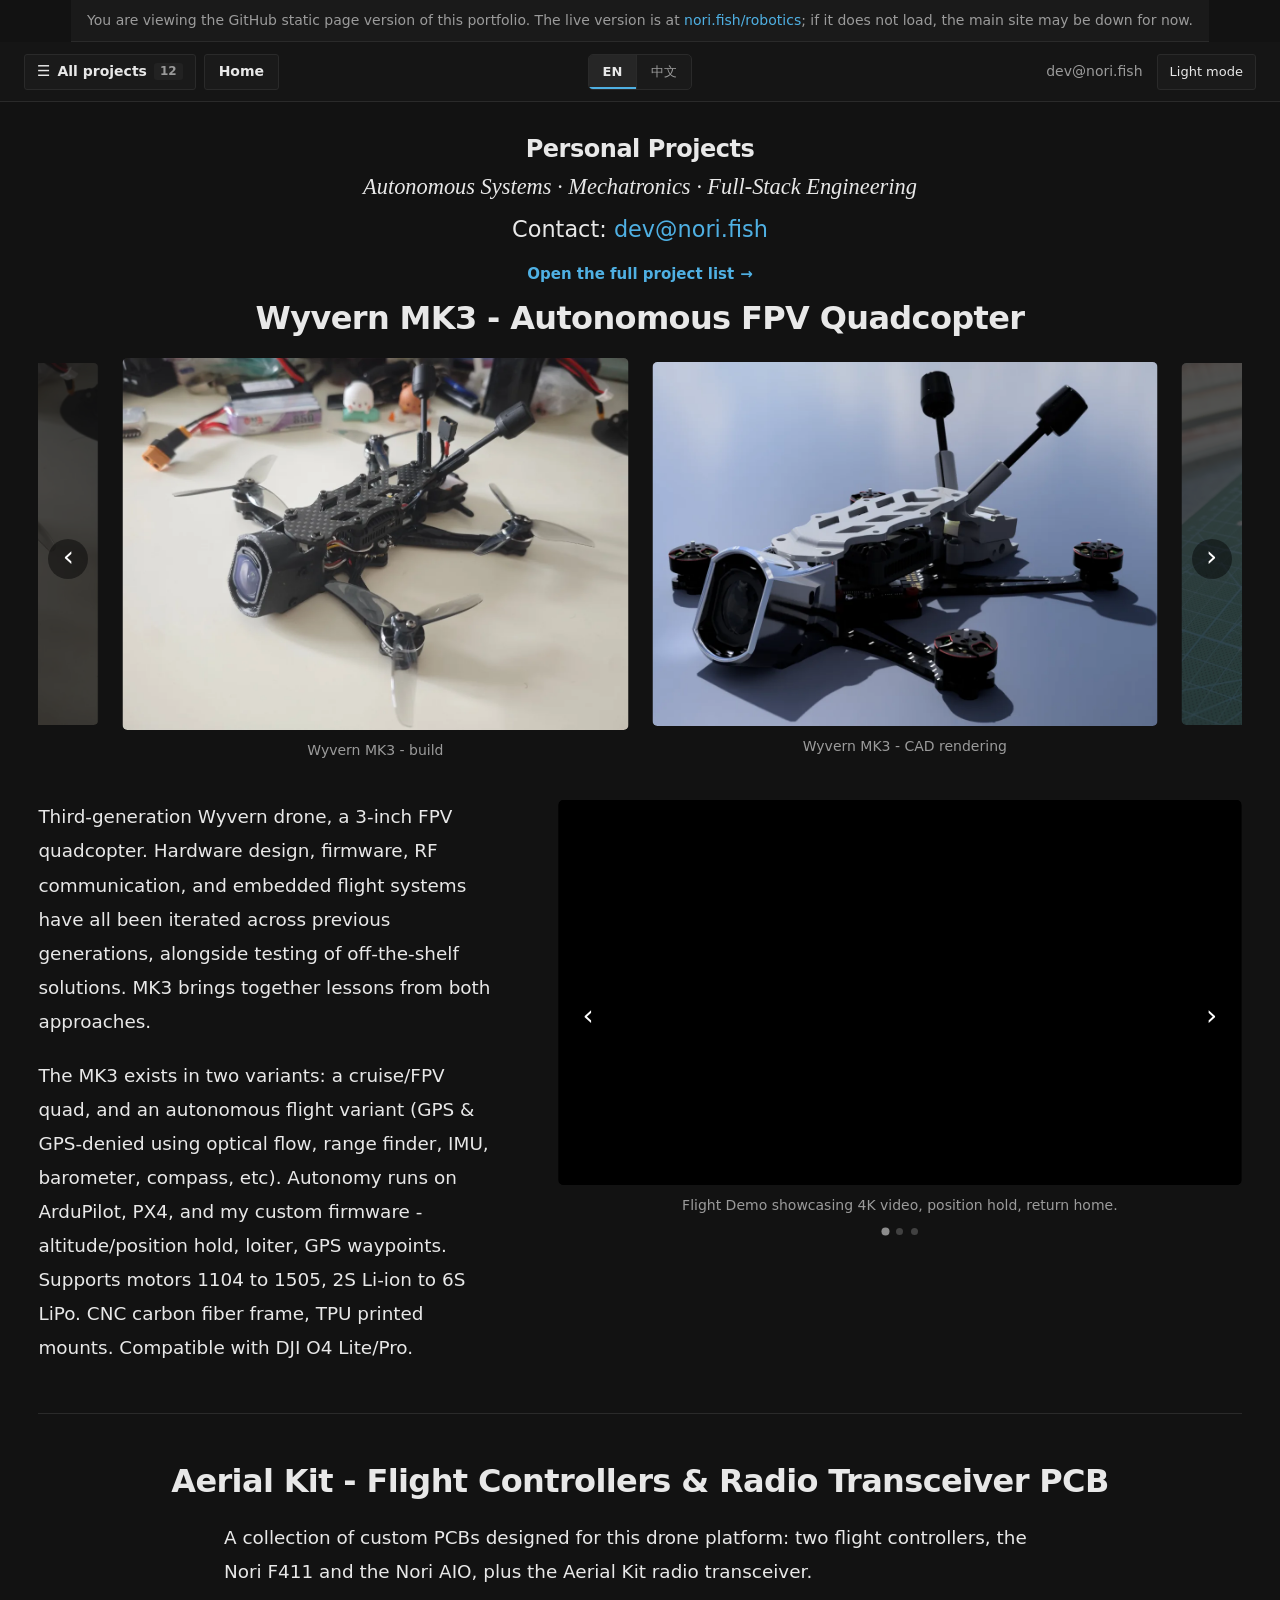
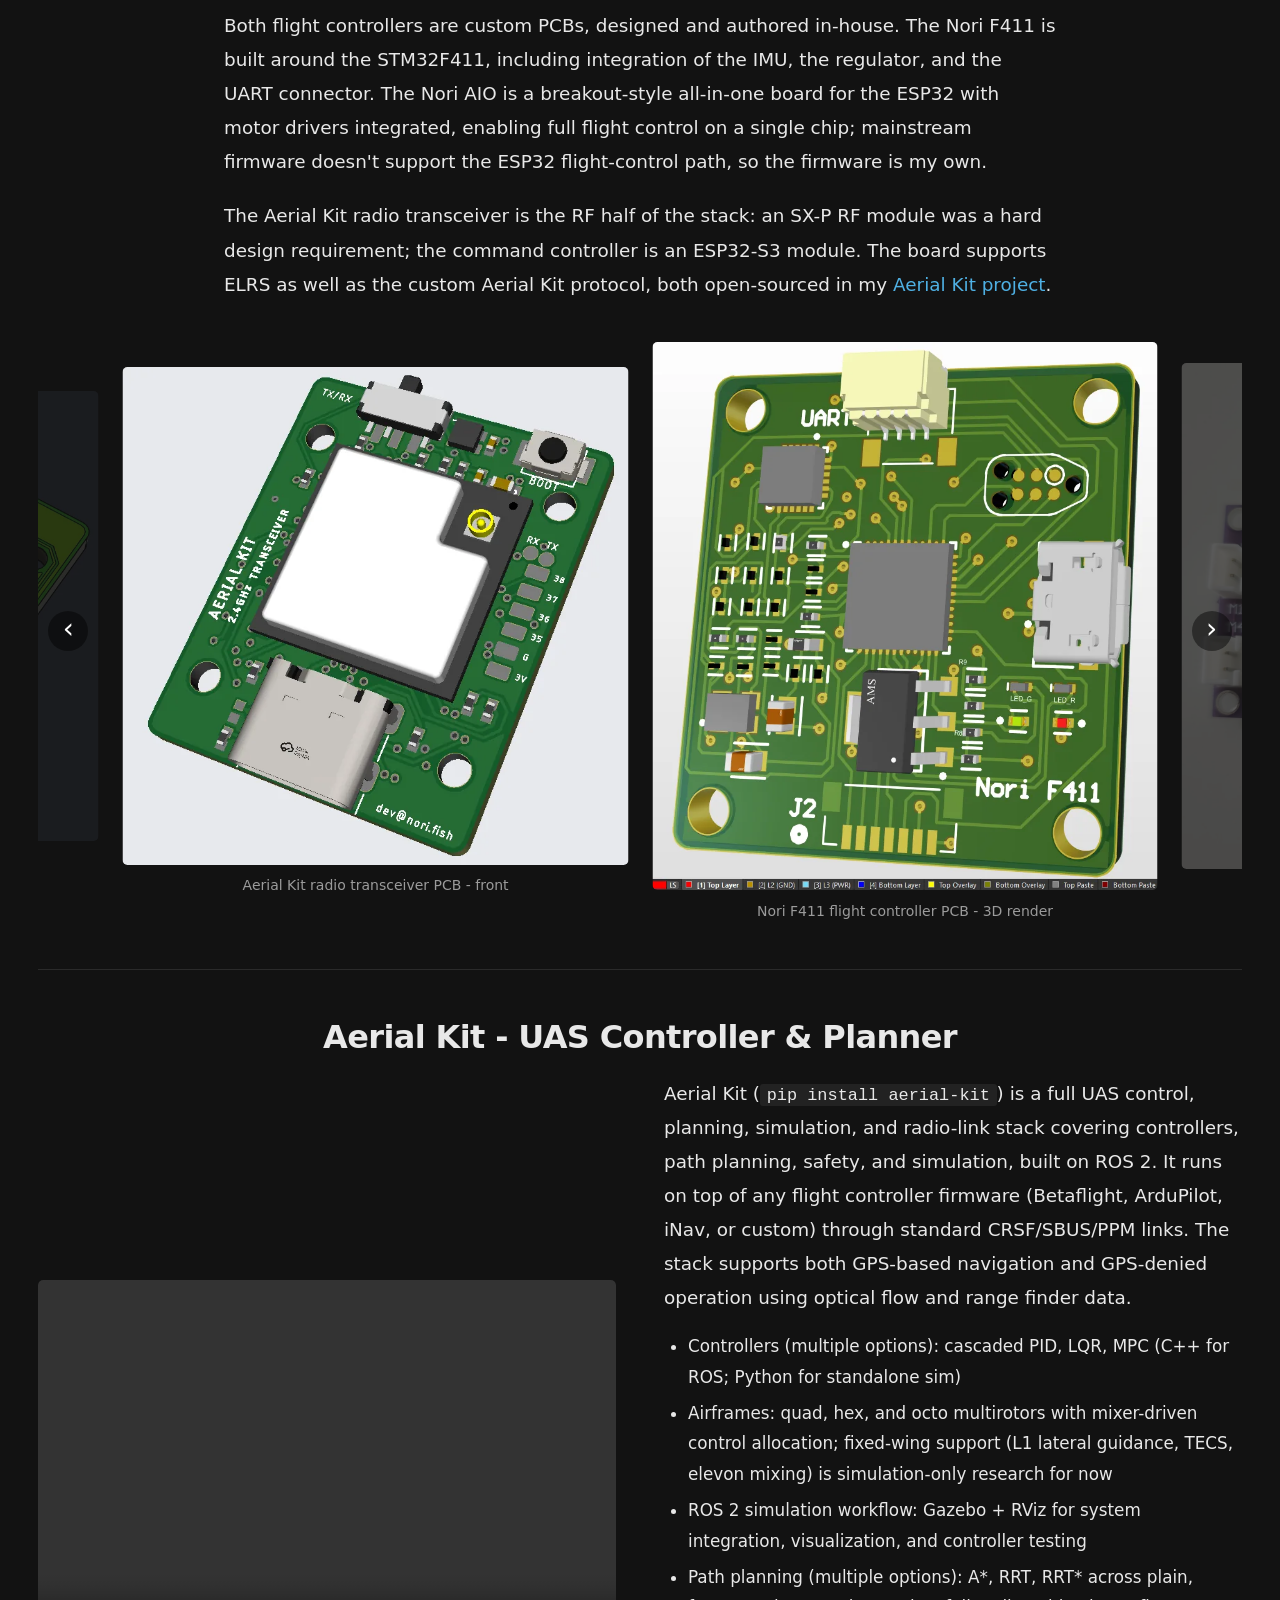
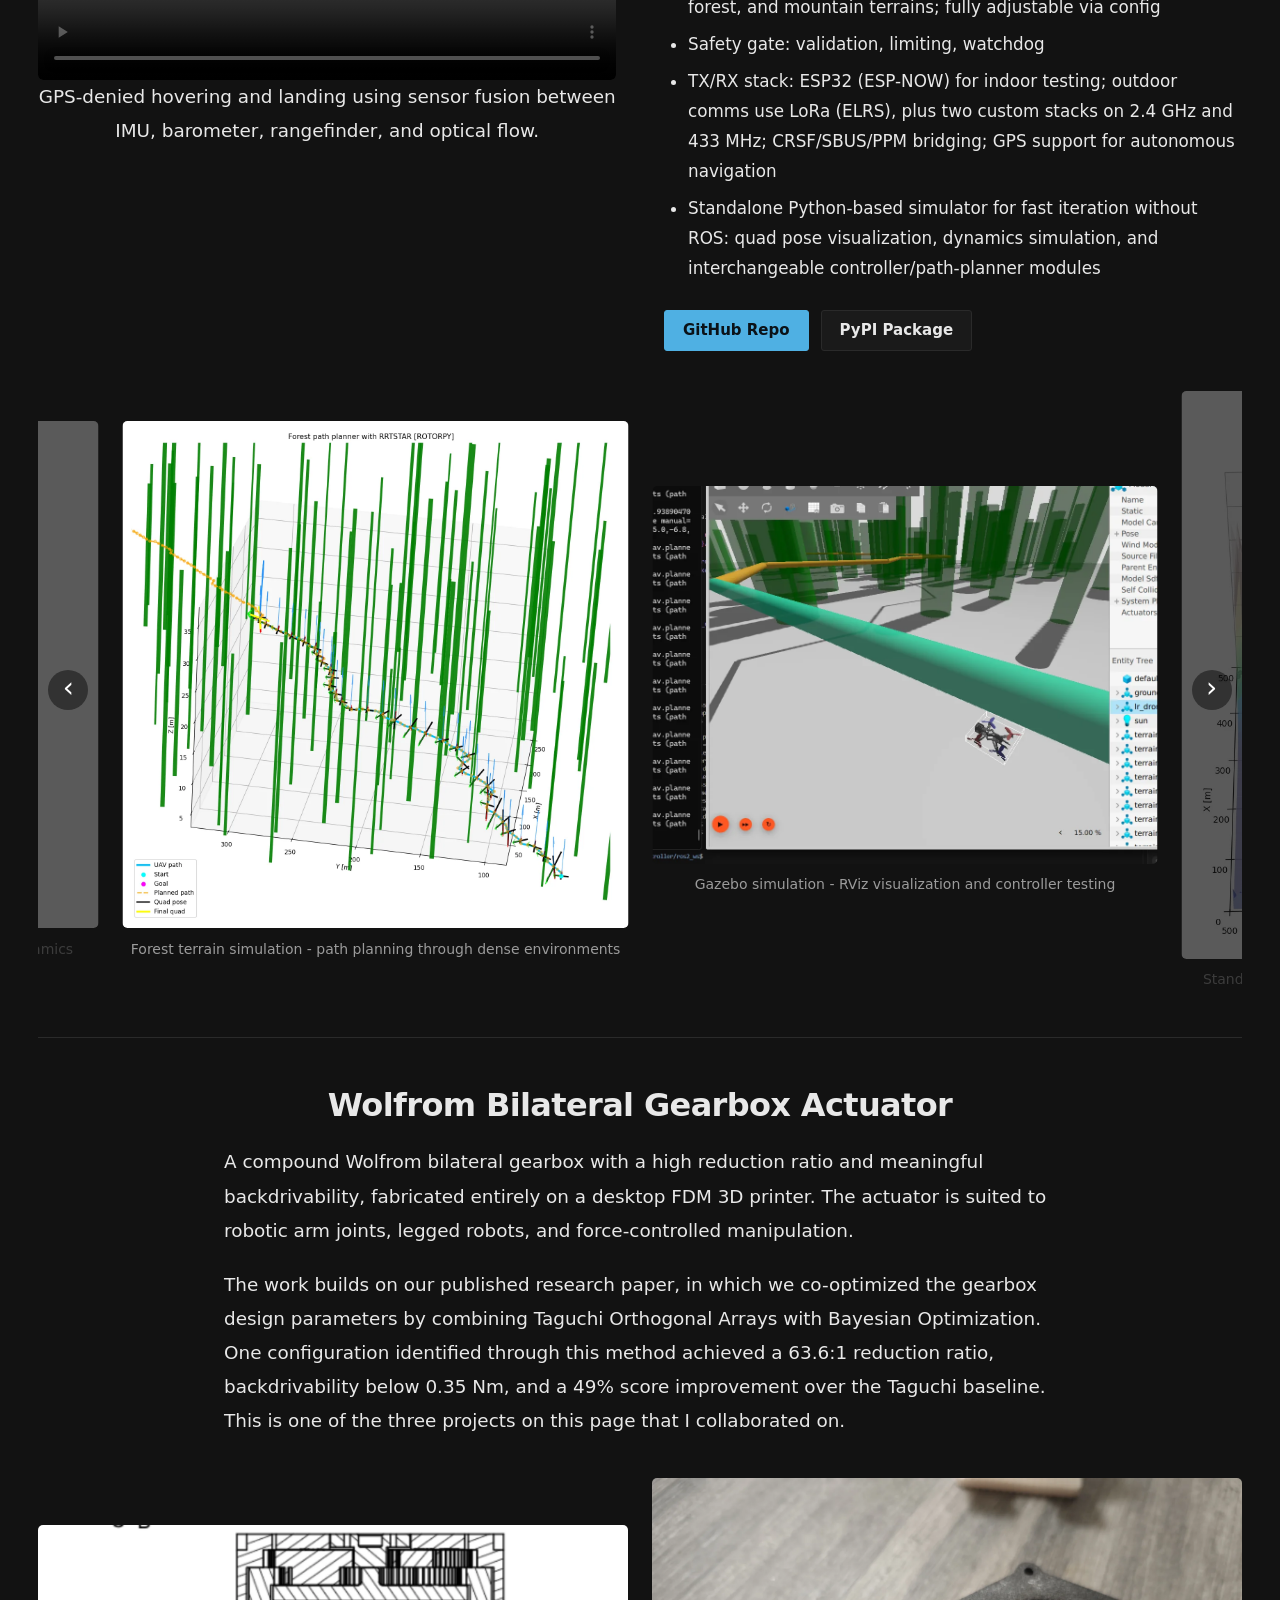
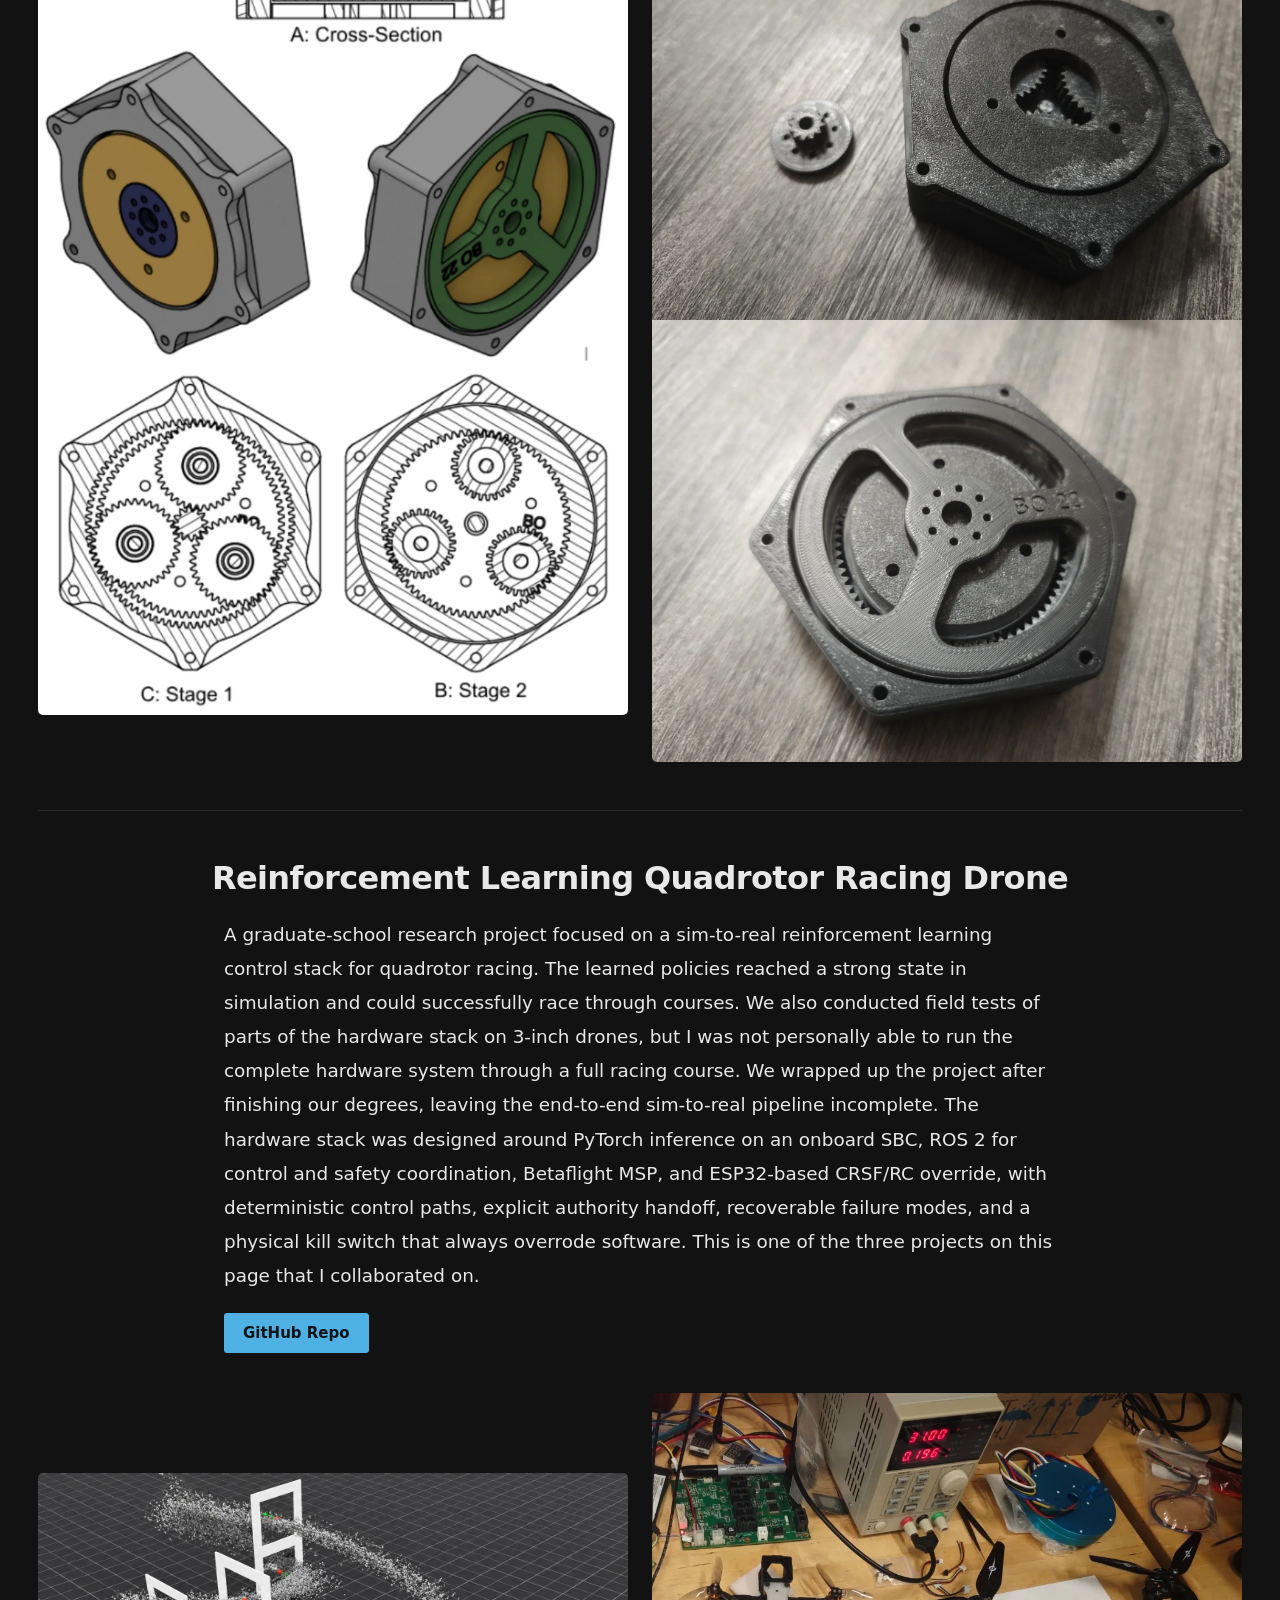
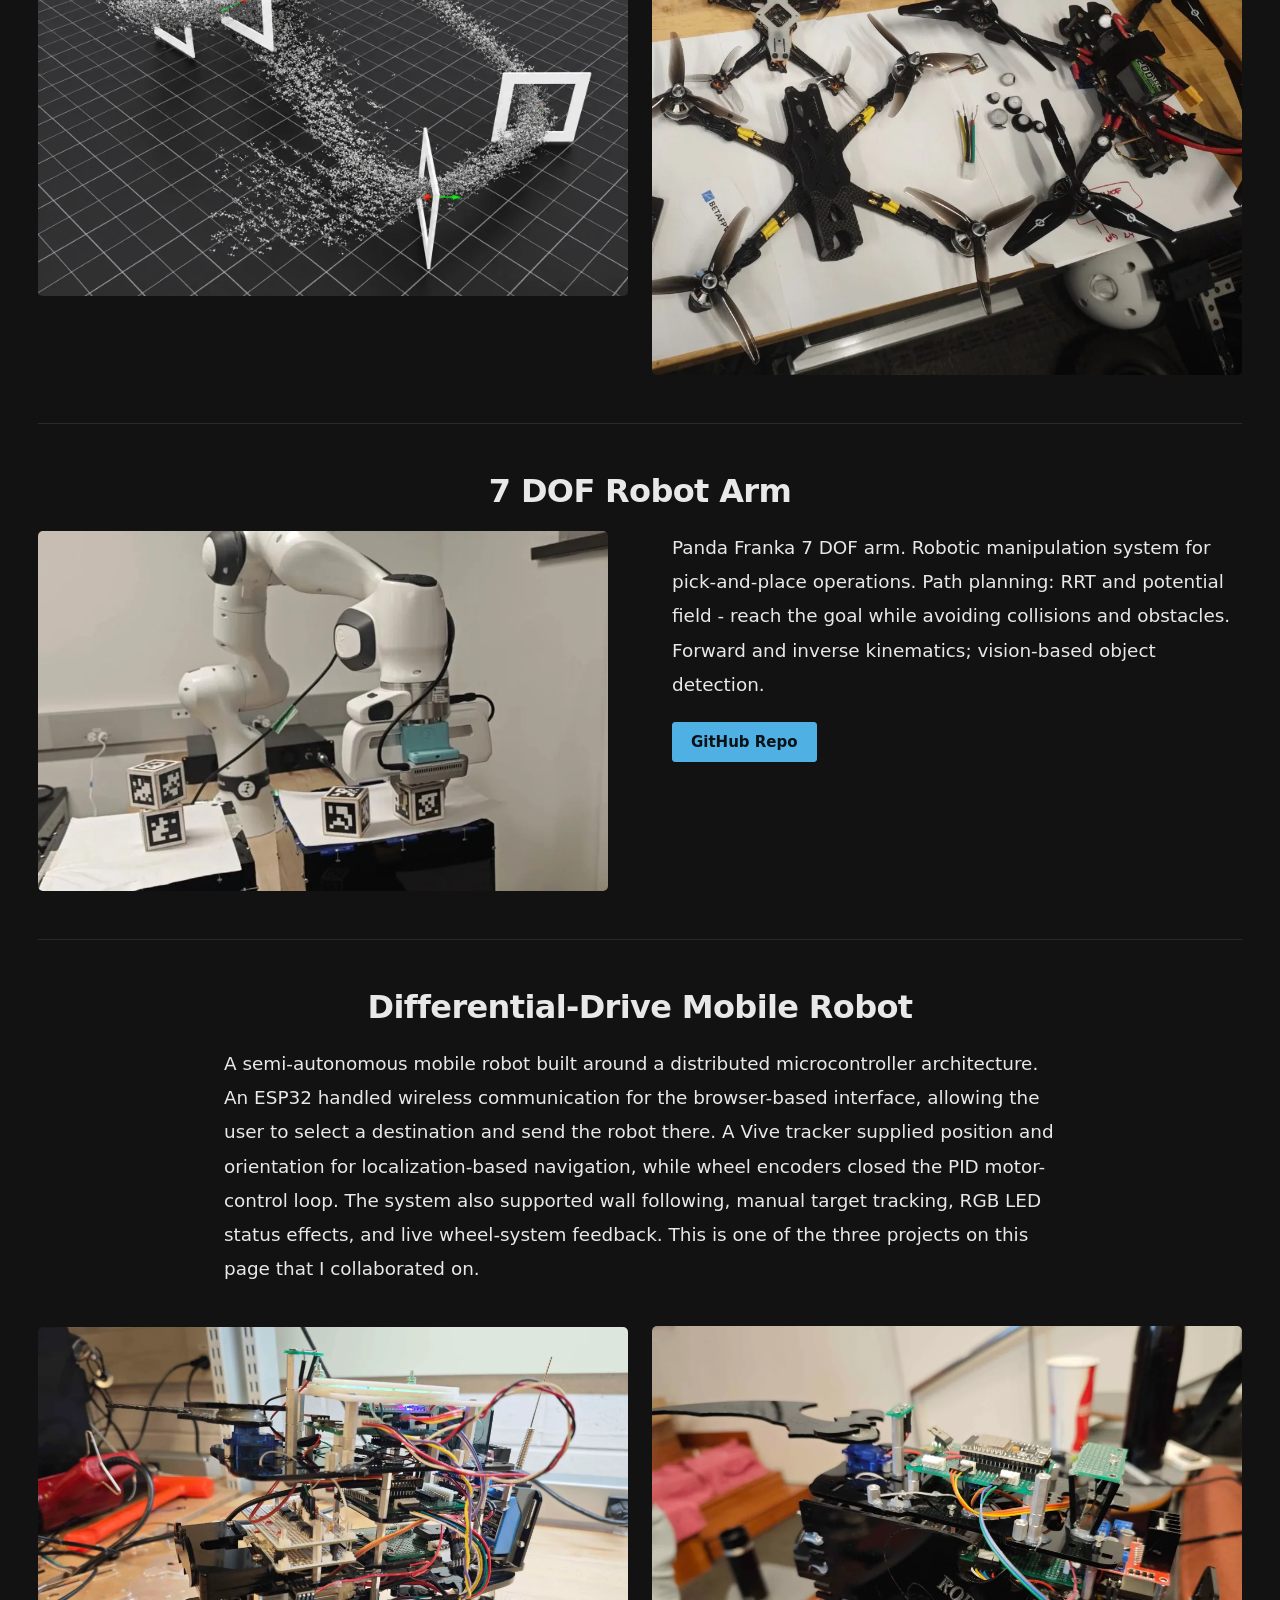
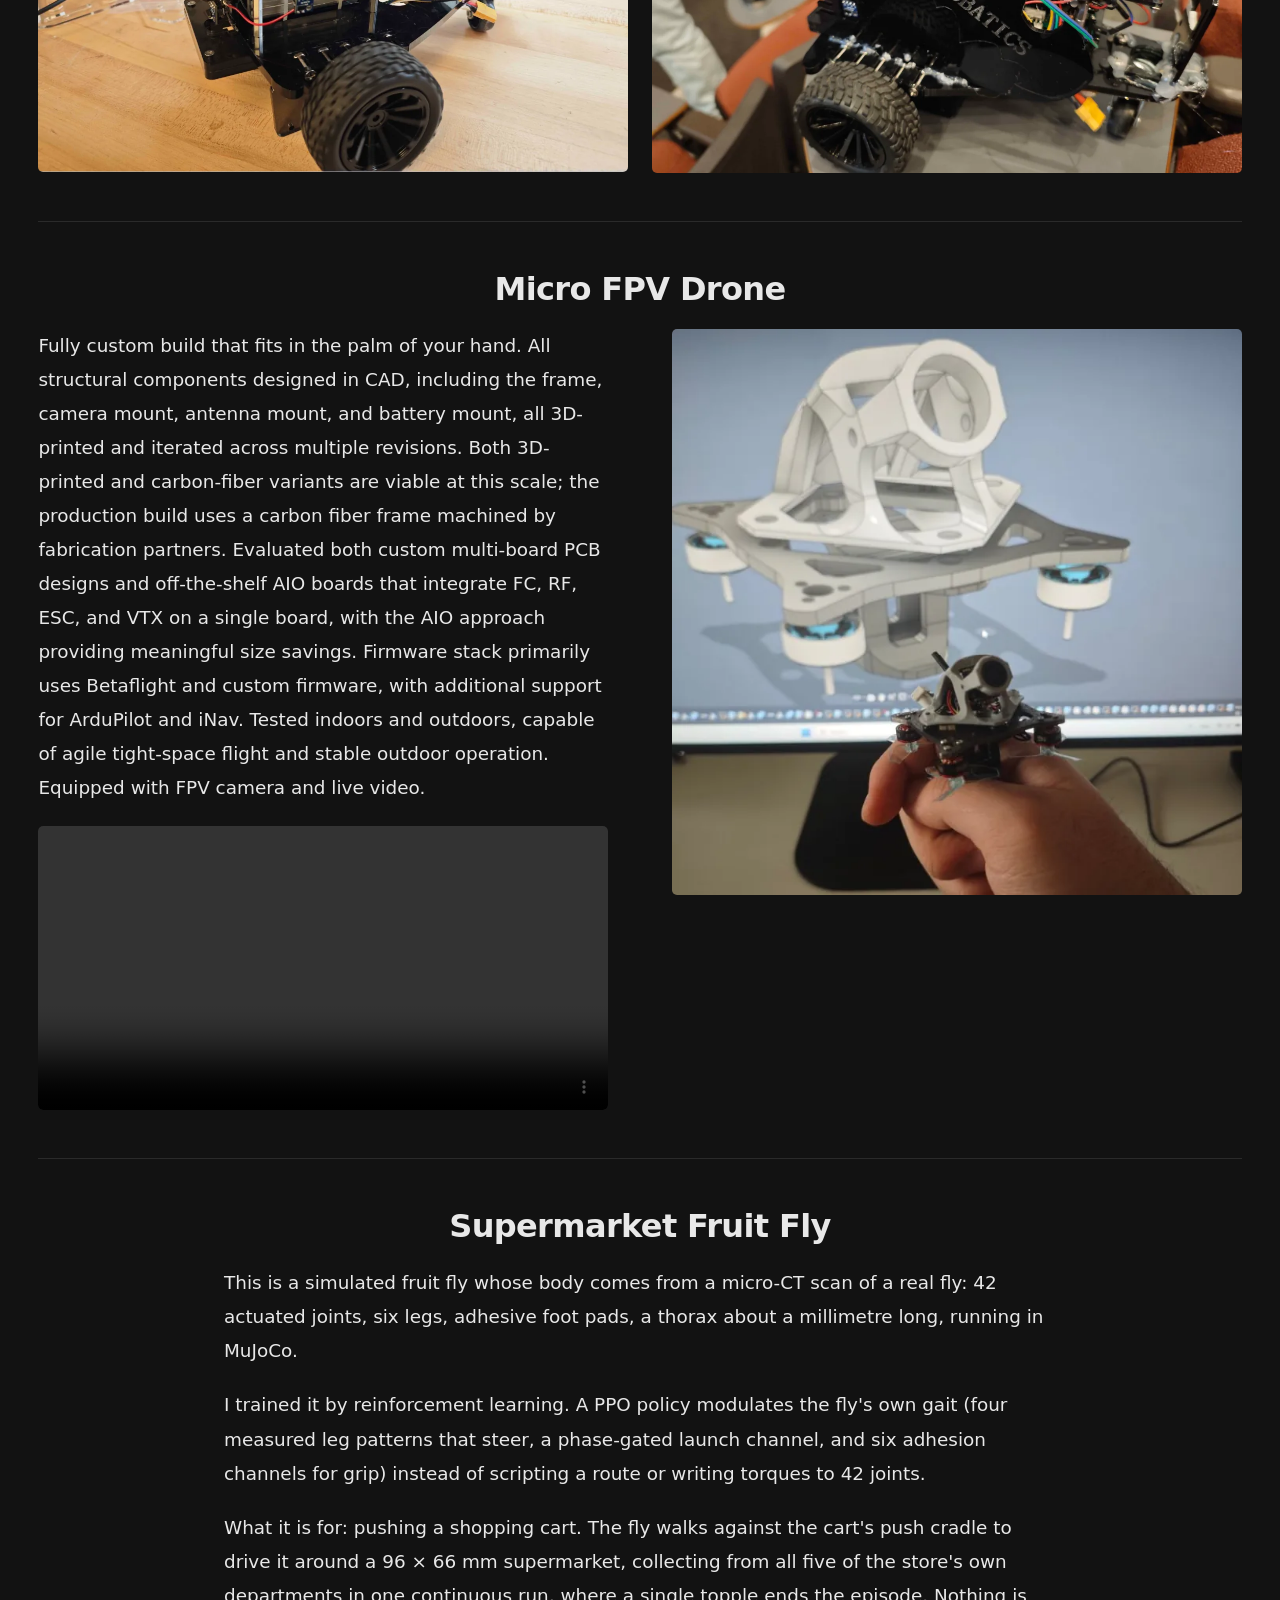
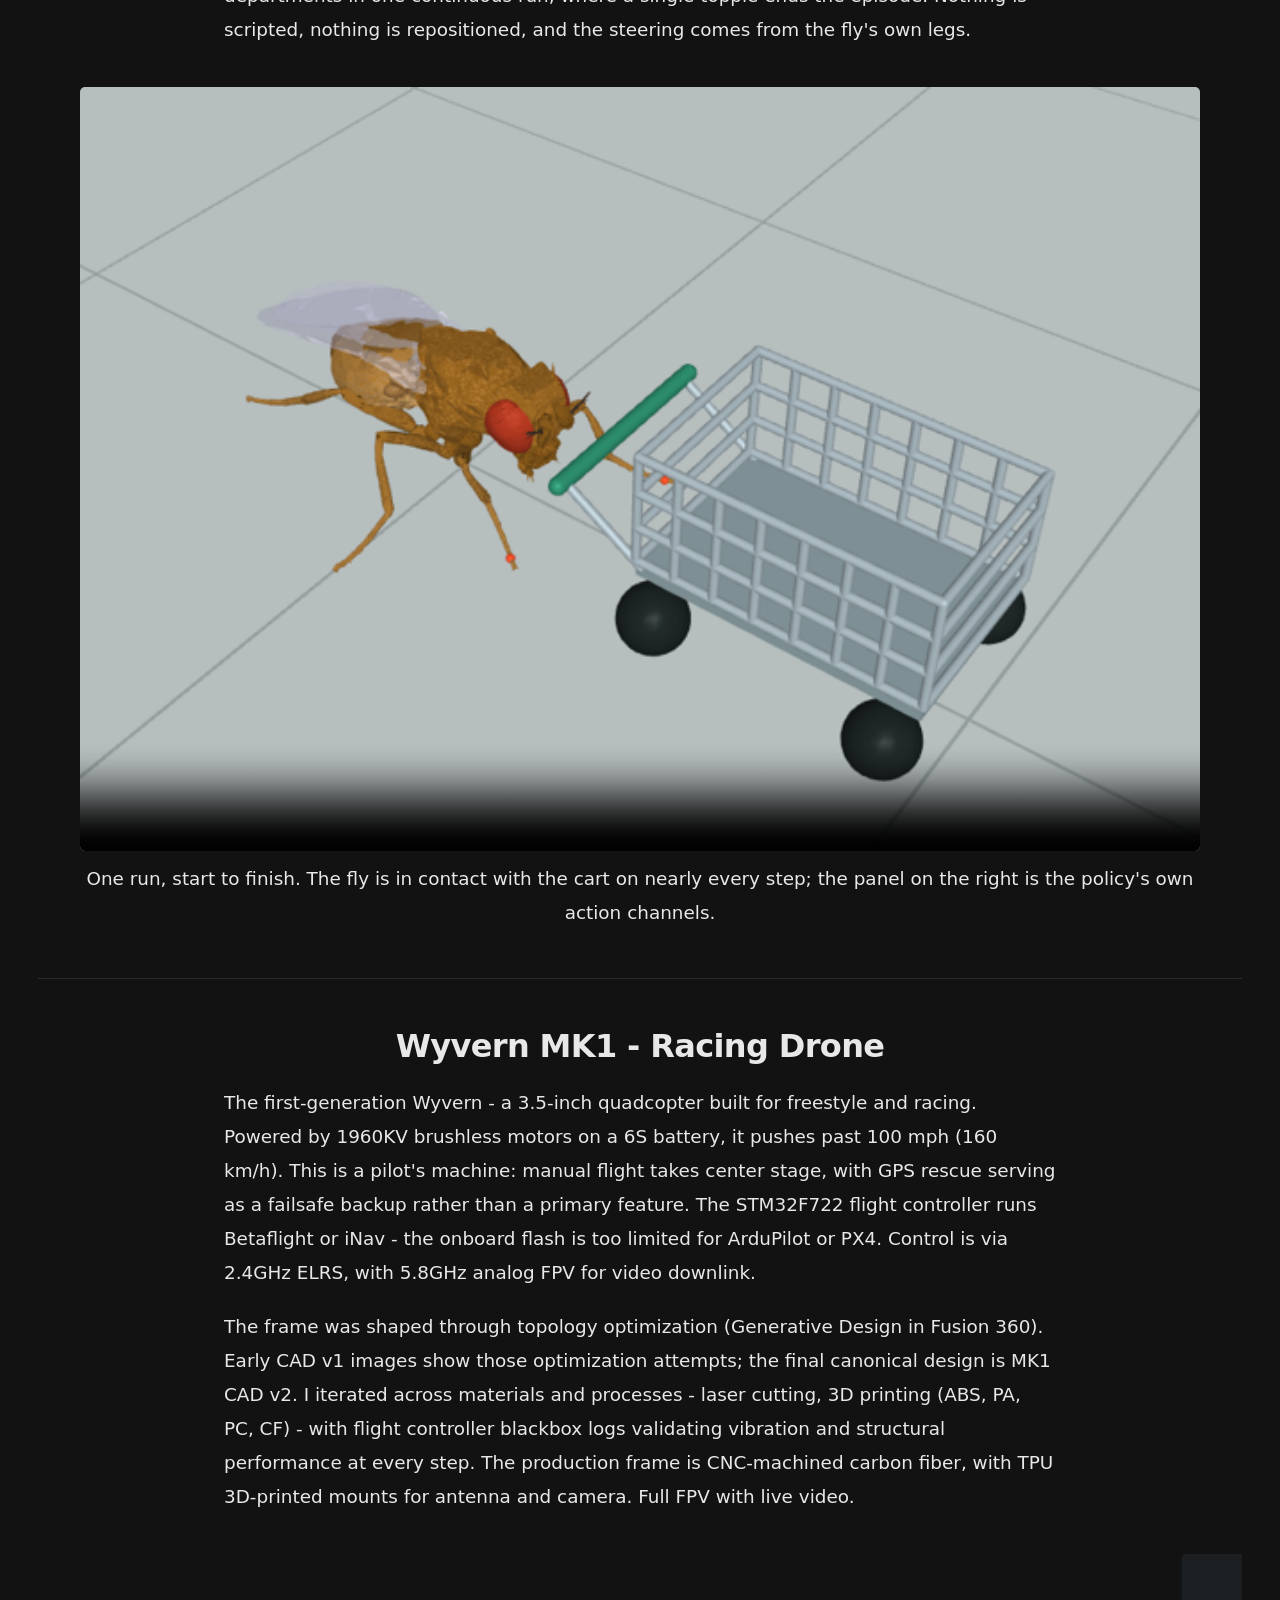
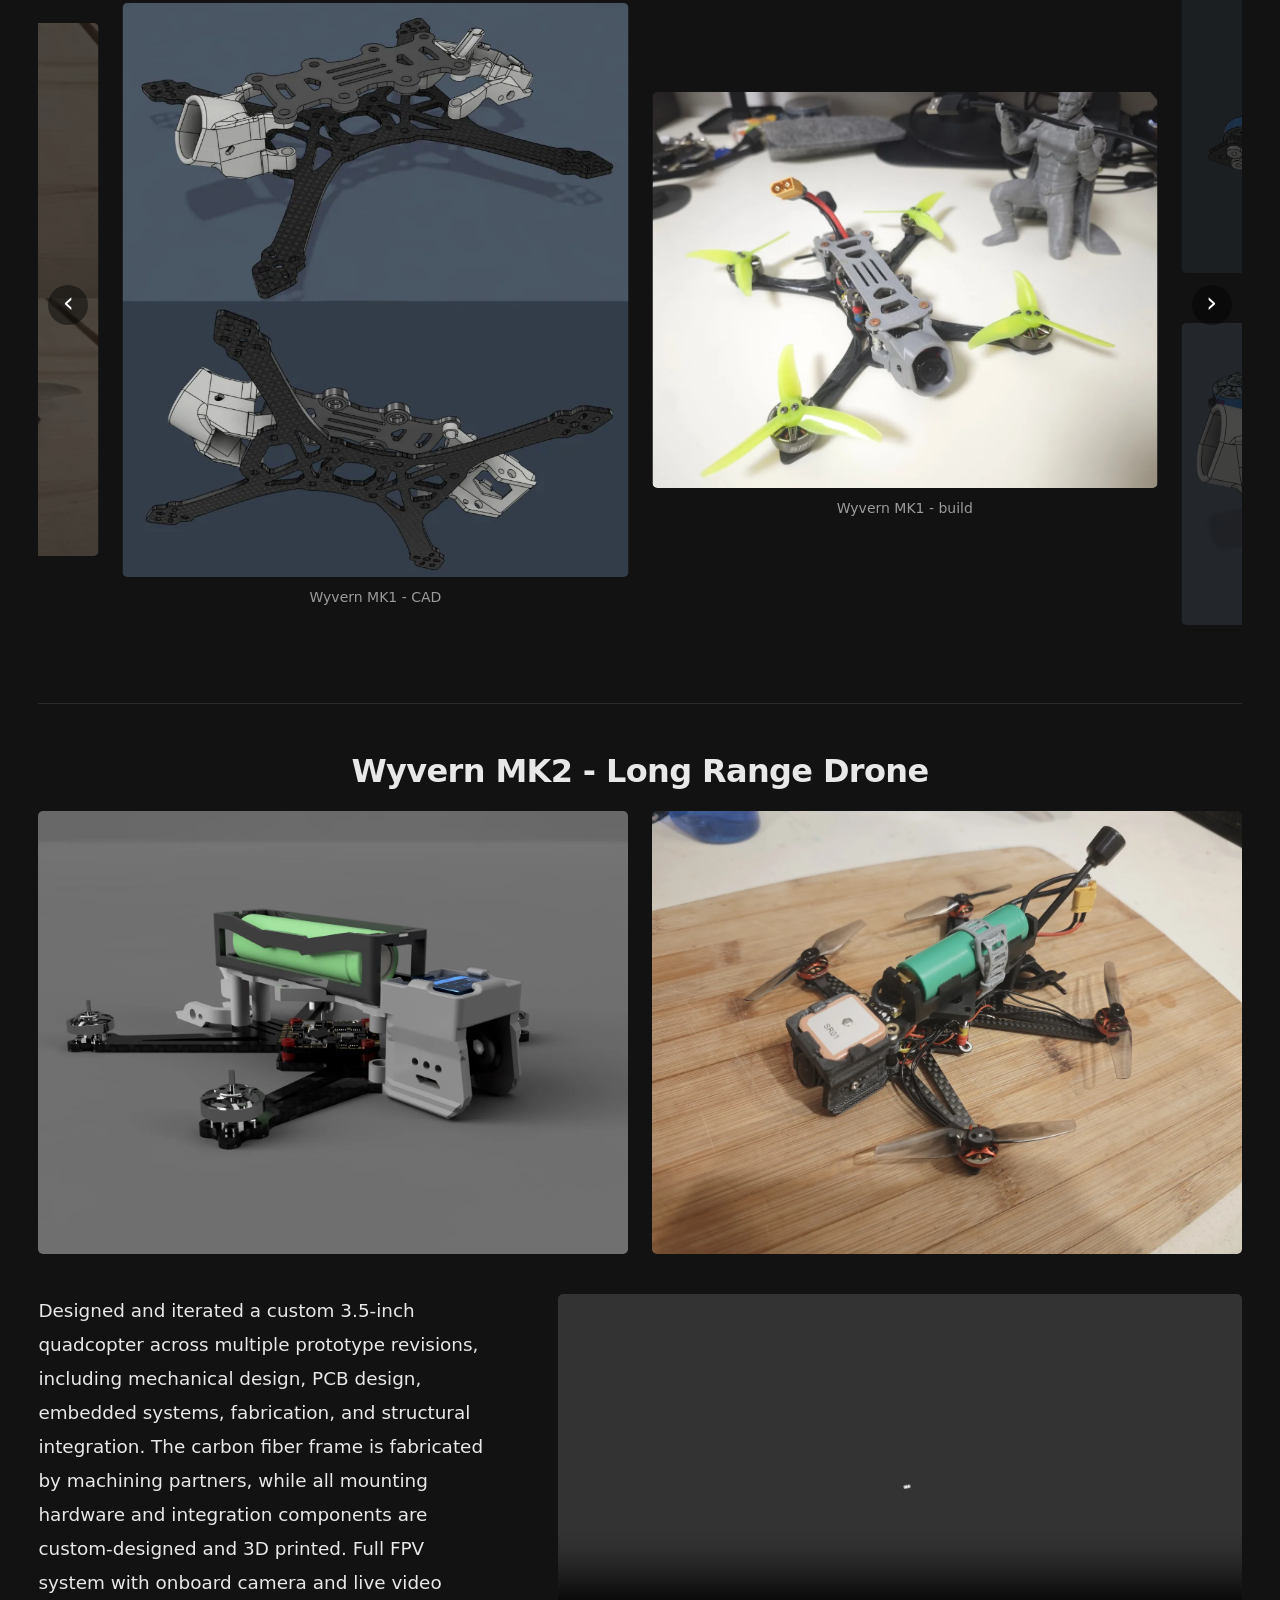
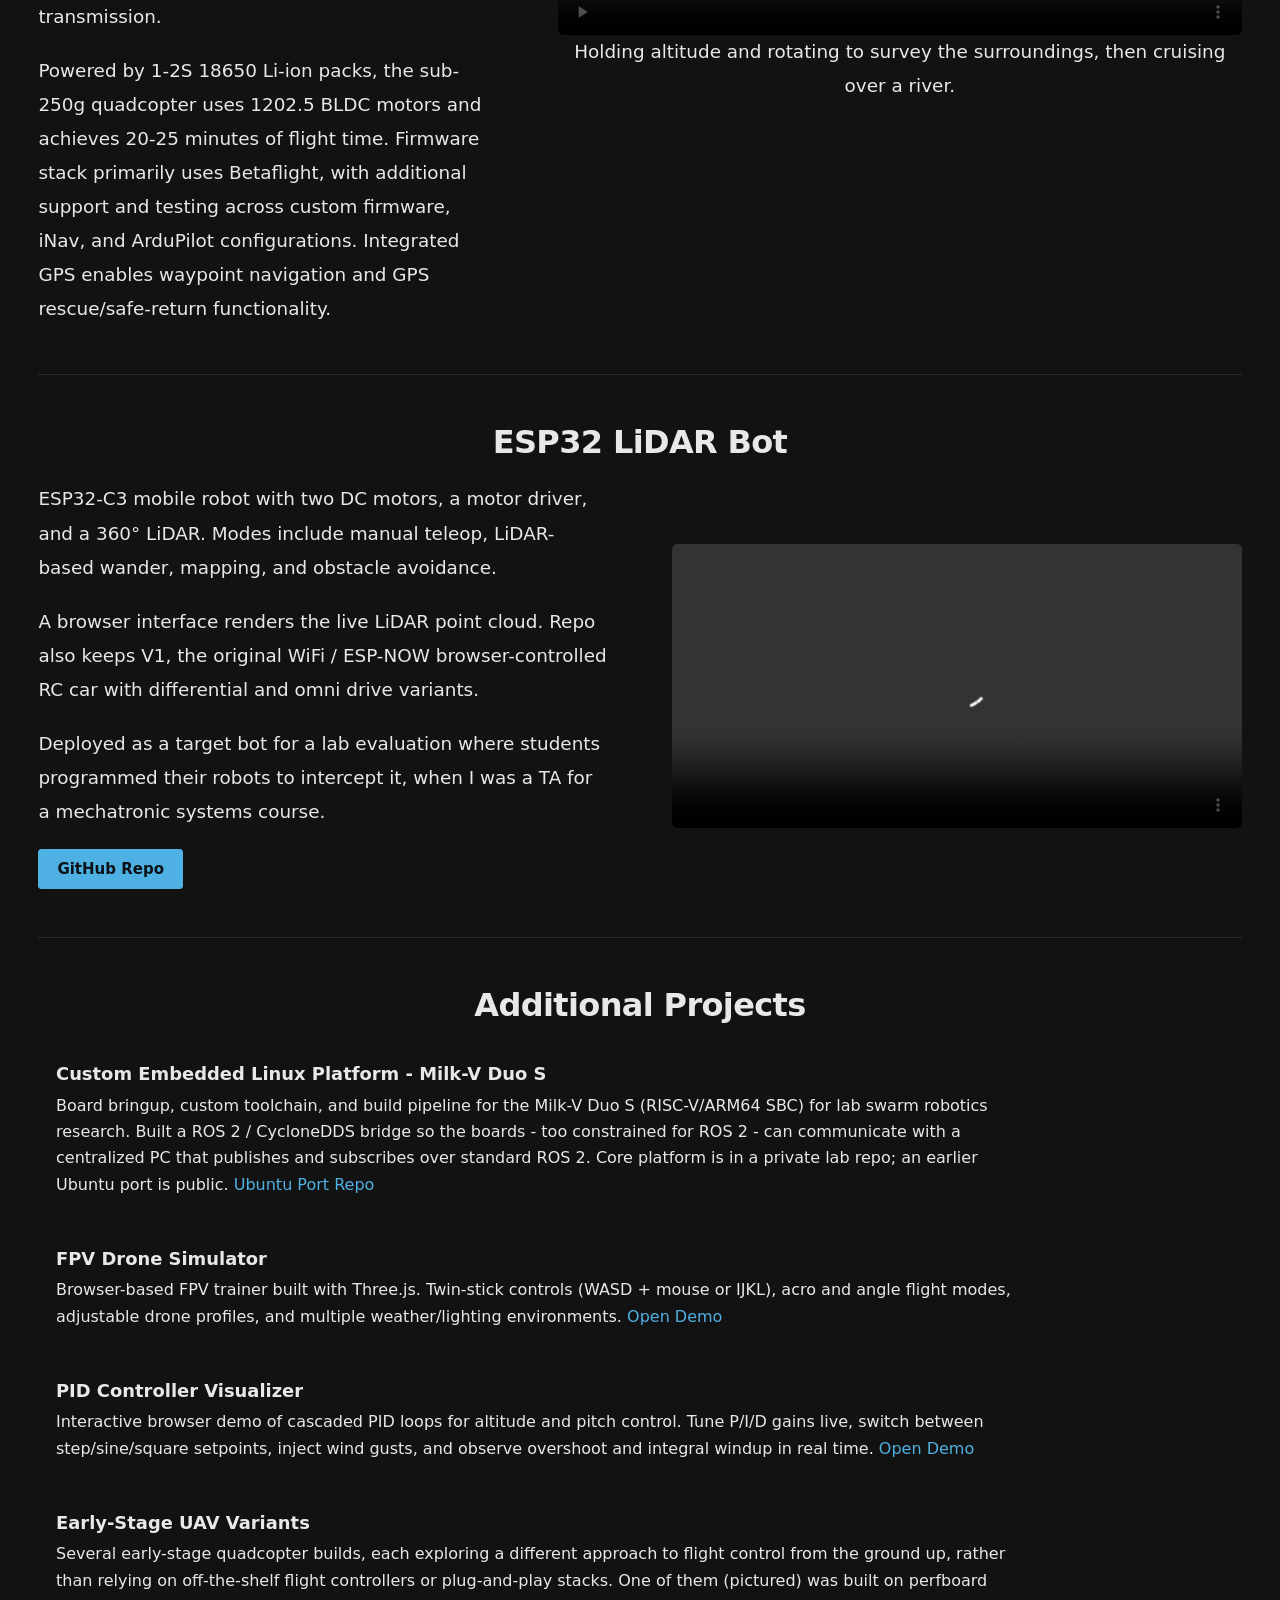
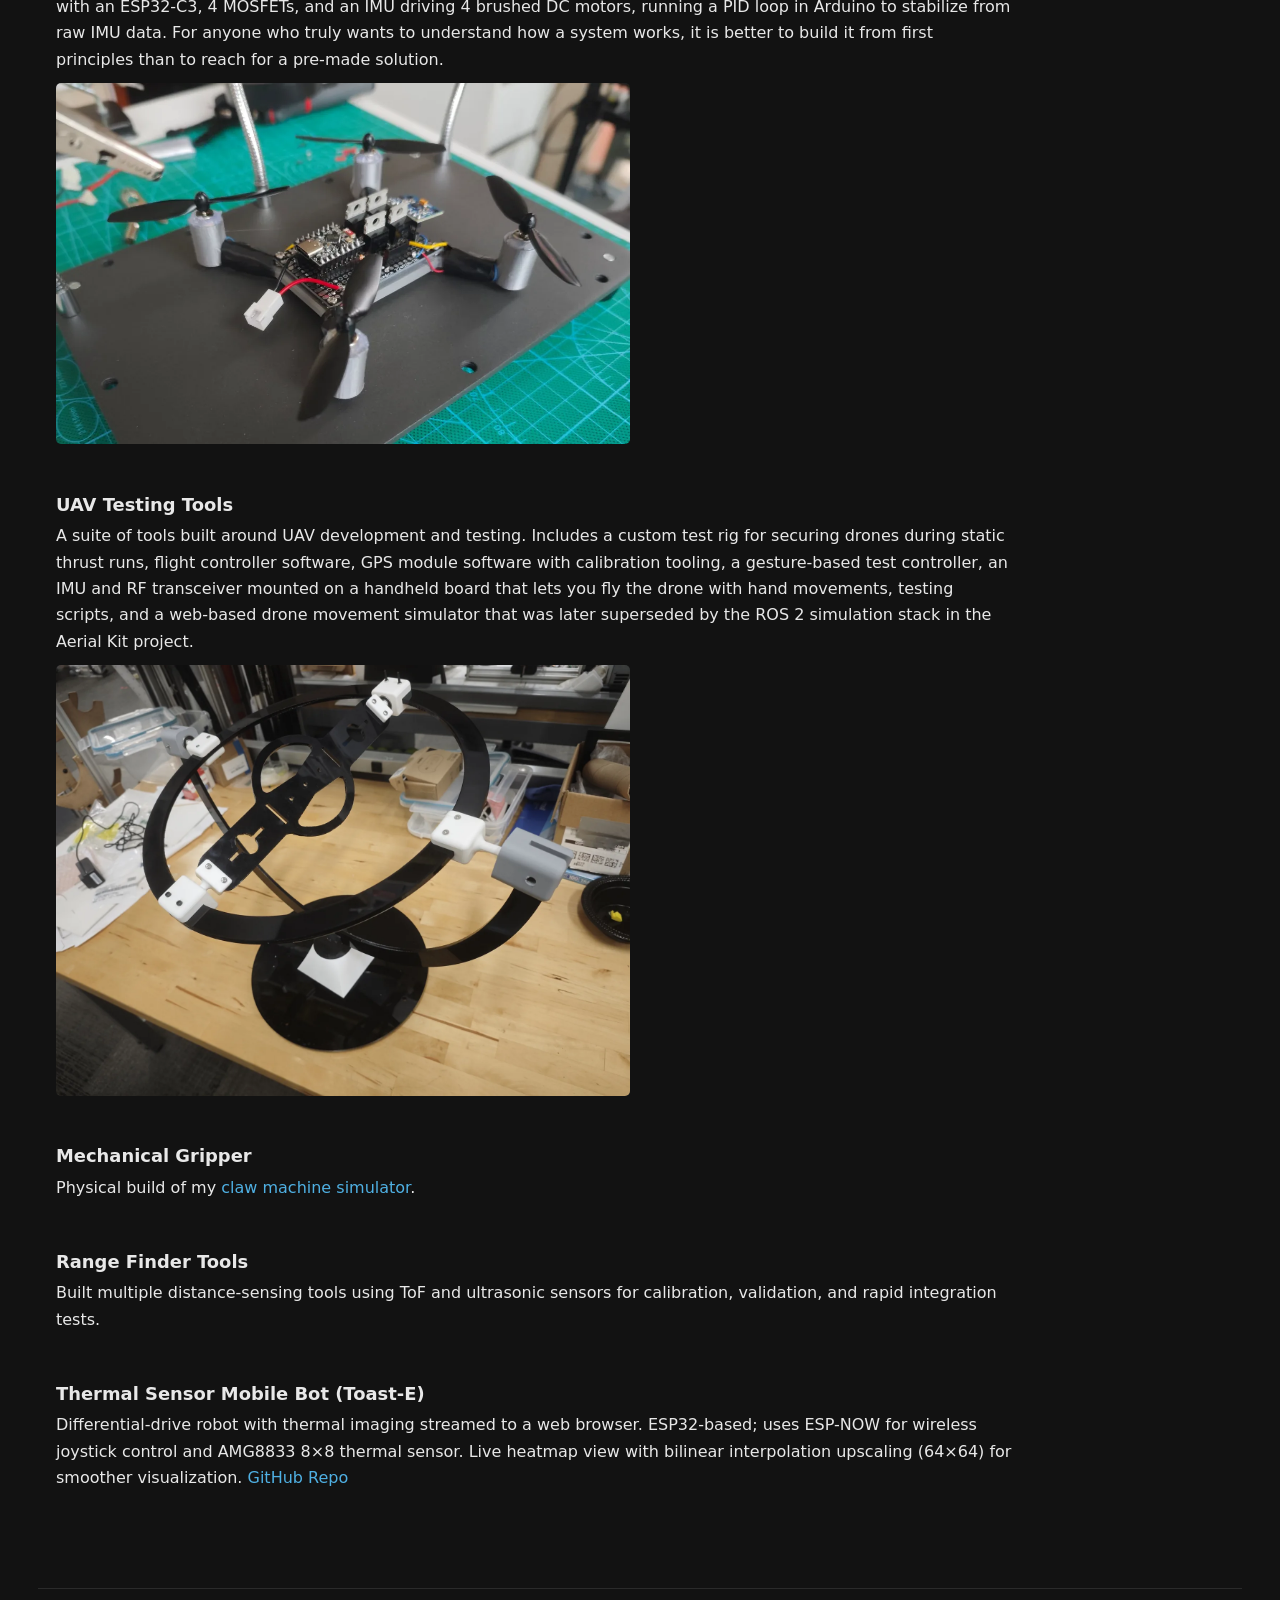
<file: index.html>
<!DOCTYPE html>
<html lang="en">
<head>
    <link rel="icon" href="fish_logo.png" type="image/x-icon">
    <meta charset="UTF-8">
    <meta name="viewport" content="width=device-width, initial-scale=1.0">
    <meta property="og:title" content="Robotics Projects" />
    <meta property="og:description" content="Personal projects - Autonomous Systems · Mechatronics · Full-Stack Engineering" />
    <meta property="og:url" content="https://nori.fish/robotics" />
    <meta property="og:type" content="website" />
    <meta property="og:image" content="https://nori.fish/resources/nori_logo.png" />
    <title>Robotics Projects</title>
    <script src="js_global/theme_init.js?v=20261003"></script>
    <link rel="stylesheet" href="css_global/nori.css?v=20261003">
    <link rel="stylesheet" href="styles.css?v=20261013">
    <script src="theme.js?v=2.1"></script>
    <script async src="https://www.googletagmanager.com/gtag/js?id=G-8D8GME84PS"></script>
    <script src="js_global/analytics.js?v=1"></script>
</head>
<body>
<div class="backup-banner" role="note" style="margin:0 auto;padding:10px 16px;border-bottom:1px solid var(--line);background:var(--surface);color:var(--muted);font:14px/1.5 var(--font);text-align:center;">You are viewing the GitHub static page version of this portfolio. The live version is at <a href="https://nori.fish/robotics/" style="color:var(--accent);">nori.fish/robotics</a>; if it does not load, the main site may be down for now.</div>
    <header class="robotics-header">
        <div class="robotics-header-left">
            <button type="button" class="robotics-projects-btn" id="projects-toggle" aria-expanded="false" aria-controls="projects-drawer">
                <span class="projects-btn-icon" aria-hidden="true">&#9776;</span>
                <span data-i18n="drawer_button">All projects</span>
                <span class="projects-count" aria-hidden="true"></span>
            </button>
            <a href="https://nori.fish/" class="robotics-back-home" data-i18n="link_back_home"></a>
        </div>
        <div class="lang-toggle">
            <button class="lang-btn active" data-lang="en" onclick="setLang('en')">EN</button>
            <button class="lang-btn" data-lang="zh" onclick="setLang('zh')">中文</button>
        </div>
        <div class="robotics-header-right">
            <a href="mailto:dev@nori.fish" class="robotics-contact-email">dev@nori.fish</a>
            <button type="button" id="robotics-theme" class="robotics-theme-btn">Light mode</button>
        </div>
    </header>

    <div class="projects-scrim" id="projects-scrim" hidden></div>
    <aside class="projects-drawer" id="projects-drawer" aria-label="Projects" aria-hidden="true" tabindex="-1">
        <div class="projects-drawer-head">
            <strong><span data-i18n="drawer_title">All projects</span> <span class="projects-count"></span></strong>
            <button type="button" class="projects-drawer-close" id="projects-close" aria-label="Close">&times;</button>
        </div>
        <nav class="projects-drawer-list" id="projects-list" aria-label="Project list">
                <a href="#proj-mk3" class="drawer-row"><span class="drawer-thumb" aria-hidden="true"></span><span class="drawer-title" data-i18n="nav_mk3"></span></a>
                <a href="#proj-nori-pcb" class="drawer-row"><span class="drawer-thumb" aria-hidden="true"></span><span class="drawer-title" data-i18n="nav_nori_pcb"></span></a>
                <a href="#proj-aerial-kit" class="drawer-row"><span class="drawer-thumb" aria-hidden="true"></span><span class="drawer-title" data-i18n="nav_uav_controller"></span></a>
                <a href="#proj-gearbox" class="drawer-row"><span class="drawer-thumb" aria-hidden="true"></span><span class="drawer-title" data-i18n="nav_gearbox"></span></a>
                <a href="#proj-rl-drone" class="drawer-row"><span class="drawer-thumb" aria-hidden="true"></span><span class="drawer-title" data-i18n="nav_rl_drone"></span></a>
                <a href="#proj-7dof" class="drawer-row"><span class="drawer-thumb" aria-hidden="true"></span><span class="drawer-title" data-i18n="nav_7dof"></span></a>
                <a href="#proj-diff-drive" class="drawer-row"><span class="drawer-thumb" aria-hidden="true"></span><span class="drawer-title" data-i18n="nav_diff_drive"></span></a>
                <a href="#proj-micro-fpv" class="drawer-row"><span class="drawer-thumb" aria-hidden="true"></span><span class="drawer-title" data-i18n="nav_micro_fpv"></span></a>
                <a href="#proj-fruitfly" class="drawer-row"><span class="drawer-thumb" aria-hidden="true"></span><span class="drawer-title" data-i18n="nav_fruitfly"></span></a>
                <a href="#proj-mk1" class="drawer-row"><span class="drawer-thumb" aria-hidden="true"></span><span class="drawer-title" data-i18n="nav_manual_racer"></span></a>
                <a href="#proj-mk2" class="drawer-row"><span class="drawer-thumb" aria-hidden="true"></span><span class="drawer-title" data-i18n="nav_long_range"></span></a>
                <a href="#proj-esp32-rc-car" class="drawer-row"><span class="drawer-thumb" aria-hidden="true"></span><span class="drawer-title" data-i18n="nav_esp32_lidar"></span></a>
        </nav>
    </aside>
    <div class="projects-preview" id="projects-preview" aria-hidden="true">
        <div class="projects-preview-media"></div>
        <p class="projects-preview-title"></p>
    </div>
    <div class="projects-hint" id="projects-hint" role="status" hidden>
        <span data-i18n="drawer_hint">All projects are here</span>
        <button type="button" class="projects-hint-close" aria-label="Dismiss">&times;</button>
    </div>

    <main class="robotics-container" role="main">
        <h1 class="robotics-page-title" data-i18n="page_title"></h1>
        <div class="robotics-header-row">
            <p class="robotics-intro" data-i18n="page_intro"></p>
            <p class="robotics-contact-line"><span data-i18n="contact_label"></span> <a href="mailto:dev@nori.fish">dev@nori.fish</a></p>
            <p class="robotics-projects-cue">
                <button type="button" class="robotics-cue-link" data-open-projects>
                    <span data-i18n="drawer_cue">Open the full project list</span> <span aria-hidden="true">&rarr;</span>
                </button>
            </p>
        </div>

        <div class="robotics-grid">

        <article class="robotics-project" id="proj-mk3">
            <h2 data-i18n="mk3_title"></h2>
            <div class="robotics-project-body long-range-layout">
                <div class="rcarousel">
                    <div class="rcarousel-viewport">
                        <div class="rcarousel-track">
                            <figure class="rcarousel-slide"><img width="1137" height="836" src="images/web/mk3_build_1.webp" alt="Wyvern MK3 build" loading="eager" fetchpriority="high"><figcaption data-i18n="mk3_build2_caption"></figcaption></figure>
                            <figure class="rcarousel-slide"><img width="1164" height="838" src="images/web/mk3_rendering_1.webp" alt="Wyvern MK3 CAD rendering" loading="eager" fetchpriority="high"><figcaption data-i18n="mk3_render_caption"></figcaption></figure>
                            <figure class="rcarousel-slide"><img width="1600" height="1144" data-src="images/web/mk3_proto_1.webp" alt="Wyvern MK3 prototype"><figcaption data-i18n="mk3_proto1_caption"></figcaption></figure>
                            <figure class="rcarousel-slide"><img width="1133" height="798" data-src="images/web/mk3_cad_2.webp" alt="Wyvern MK3 CAD"><figcaption data-i18n="mk3_cad_caption"></figcaption></figure>
                            <figure class="rcarousel-slide"><img width="1600" height="1114" data-src="images/web/mk3_proto_2.webp" alt="Wyvern MK3 prototype"><figcaption data-i18n="mk3_proto2_caption"></figcaption></figure>
                            <figure class="rcarousel-slide"><img width="1246" height="892" data-src="images/web/mk3_auto_1.webp" alt="Wyvern MK3 build"><figcaption data-i18n="mk3_auto1_caption"></figcaption></figure>  
                            <figure class="rcarousel-slide"><img width="1176" height="841" data-src="images/web/mk3_build_2.webp" alt="Wyvern MK3 build"><figcaption data-i18n="mk3_build1_caption"></figcaption></figure>  
                        </div>
                    </div>
                    <button class="rcarousel-arr rcarousel-prev" aria-label="Previous">&#8249;</button>
                    <button class="rcarousel-arr rcarousel-next" aria-label="Next">&#8250;</button>
                </div>
                <div class="long-range-bottom">
                    <div class="robotics-project-content">
                        <p data-i18n="mk3_p1"></p>
                        <p data-i18n="mk3_p2"></p>
                    </div>
                    <div class="robotics-video-section">
                        <div class="vcarousel" aria-label="Wyvern MK3 video carousel">
                            <div class="vcarousel-viewport">
                                <div class="vcarousel-track">
                                    <figure class="vcarousel-slide is-active" data-media-type="youtube">
                                        <div class="robotics-video-frame">
                                            <iframe title="Wyvern MK3 YouTube video" allow="accelerometer; autoplay; clipboard-write; encrypted-media; gyroscope; picture-in-picture; web-share" allowfullscreen loading="lazy"></iframe>
                                        </div>
                                        <figcaption class="robotics-video-caption" data-i18n="mk3_youtube_video_caption"></figcaption>
                                    </figure>
                                    <figure class="vcarousel-slide">
                                        <video src="videos/o4_vtx.mp4" muted playsinline controls preload="none"></video>
                                        <figcaption class="robotics-video-caption" data-i18n="mk3_o4_video_caption"></figcaption>
                                    </figure>
                                    <figure class="vcarousel-slide">
                                        <video src="videos/mk3_rescue.mp4" muted playsinline controls preload="none"></video>
                                        <figcaption class="robotics-video-caption" data-i18n="mk3_rescue_video_caption"></figcaption>
                                    </figure>
                                </div>
                            </div>
                            <button class="vcarousel-arr vcarousel-prev" type="button" aria-label="Previous video">&#8249;</button>
                            <button class="vcarousel-arr vcarousel-next" type="button" aria-label="Next video">&#8250;</button>
                            <div class="vcarousel-dots">
                                <button class="vcarousel-dot is-active" type="button" aria-label="Show YouTube video"></button>
                                <button class="vcarousel-dot" type="button" aria-label="Show O4 VTX video"></button>
                                <button class="vcarousel-dot" type="button" aria-label="Show MK3 rescue video"></button>
                            </div>
                        </div>
                    </div>
                </div>
            </div>
        </article>

        <article class="robotics-project" id="proj-nori-pcb">
            <h2 data-i18n="nori_pcb_title"></h2>
            <div class="robotics-project-body media-below">
                <div class="robotics-project-content">
                    <p data-i18n="nori_pcb_p1"></p>
                    <p data-i18n="nori_pcb_p2"></p>
                    <p data-i18n="nori_pcb_p3"></p>
                </div>
                <div class="rcarousel">
                    <div class="rcarousel-viewport">
                        <div class="rcarousel-track">
                            <figure class="rcarousel-slide"><img width="730" height="719" data-src="images/web/ak_pcb_front.webp" alt="Aerial Kit radio transceiver PCB (front)"><figcaption data-i18n="nori_pcb_front_caption"></figcaption></figure>
                            <figure class="rcarousel-slide"><img width="808" height="877" data-src="images/web/nori_f411_3d.webp" alt="Nori F411 flight controller PCB (3D render)"><figcaption data-i18n="nori_pcb_f411_caption"></figcaption></figure>
                            <figure class="rcarousel-slide"><img width="1600" height="1600" data-src="images/web/nori_aio_real.webp" alt="Nori AIO ESP32 flight controller (assembled board)"><figcaption data-i18n="nori_pcb_aio_real_caption"></figcaption></figure>
                            <figure class="rcarousel-slide"><img width="773" height="828" data-src="images/web/Nori_AIO_Altium.webp" alt="Nori AIO ESP32 flight controller (3D render)"><figcaption data-i18n="nori_pcb_aio_render_caption"></figcaption></figure>
                            <figure class="rcarousel-slide"><img width="628" height="662" data-src="images/web/ak_pcb_back.webp" alt="Aerial Kit radio transceiver PCB (back)"><figcaption data-i18n="nori_pcb_back_caption"></figcaption></figure>
                        </div>
                    </div>
                    <button class="rcarousel-arr rcarousel-prev" aria-label="Previous">&#8249;</button>
                    <button class="rcarousel-arr rcarousel-next" aria-label="Next">&#8250;</button>
                </div>
            </div>
        </article>

        <article class="robotics-project" id="proj-aerial-kit">
            <h2 data-i18n="uavcontroller_title"></h2>
            <div class="robotics-project-body uav-layout">
                <div class="uav-intro">
                    <div class="robotics-media uav-intro-video">
                        <video src="videos/hovering_landing.mp4" class="lazy-video" preload="none" loop muted playsinline controls></video>
                        <p class="robotics-video-caption" data-i18n="uavcontroller_video_caption"></p>
                    </div>
                    <div class="robotics-project-content">
                        <p data-i18n="uavcontroller_p1"></p>
                        <ul class="robotics-features">
                            <li data-i18n="uavcontroller_li1"></li>
                            <li data-i18n="uavcontroller_li_airframes"></li>
                            <li data-i18n="uavcontroller_li2"></li>
                            <li data-i18n="uavcontroller_li3"></li>
                            <li data-i18n="uavcontroller_li4"></li>
                            <li data-i18n="uavcontroller_li5"></li>
                            <li data-i18n="uavcontroller_li6"></li>
                        </ul>
                        <div class="project-links">
                            <a href="https://github.com/RawFish69/aerial-kit" target="_blank" rel="noopener" class="project-link" data-i18n="link_github"></a>
                            <a href="https://pypi.org/project/aerial-kit/" target="_blank" rel="noopener" class="project-link project-link-pypi" data-i18n="link_pypi"></a>
                        </div>
                    </div>
                </div>
                <div class="rcarousel">
                    <div class="rcarousel-viewport">
                        <div class="rcarousel-track">
                            <figure class="rcarousel-slide"><img width="1456" height="1462" data-src="images/web/forest_rotor.webp" alt="Aerial Kit forest terrain simulation"><figcaption data-i18n="uavcontroller_forest_caption"></figcaption></figure>
                            <figure class="rcarousel-slide"><img width="1077" height="806" data-src="images/web/uav_gazebo.webp" alt="Aerial Kit Gazebo simulation view"><figcaption data-i18n="uavcontroller_gazebo_caption"></figcaption></figure>
                            <figure class="rcarousel-slide"><img width="804" height="904" data-src="images/web/uav_controller_1.webp" alt="Aerial Kit standalone Python path planner"><figcaption data-i18n="uavcontroller_planner_caption"></figcaption></figure>
                            <figure class="rcarousel-slide"><img width="1017" height="910" data-src="images/web/5inch.webp" alt="5-inch drone used for TX/RX testing"><figcaption data-i18n="uavcontroller_drone_caption"></figcaption></figure>
                            <figure class="rcarousel-slide"><img width="1456" height="1462" data-src="images/web/mountain_rotor.webp" alt="Aerial Kit mountain terrain simulation with RotorPy"><figcaption data-i18n="uavcontroller_mountain_caption"></figcaption></figure>
                        </div>
                    </div>
                    <button class="rcarousel-arr rcarousel-prev" aria-label="Previous">&#8249;</button>
                    <button class="rcarousel-arr rcarousel-next" aria-label="Next">&#8250;</button>
                </div>
            </div>
        </article>

        <article class="robotics-project" id="proj-gearbox">
            <h2 data-i18n="gearbox_title"></h2>
            <div class="robotics-project-body media-below">
                <div class="robotics-project-content">
                    <p data-i18n="gearbox_p1"></p>
                    <p data-i18n="gearbox_p2"></p>
                </div>
                <div class="robotics-media">
                    <img width="1600" height="2144" data-src="images/web/BO22_1.webp" alt="Wolfrom Bilateral Gearbox Actuator">
                    <img width="1600" height="2400" data-src="images/web/BO22_2.webp" alt="Wolfrom Bilateral Gearbox Actuator">
                </div>
            </div>
        </article>

        <article class="robotics-project" id="proj-rl-drone">
            <h2 data-i18n="rldrone_title"></h2>
            <div class="robotics-project-body media-below">
                <div class="robotics-project-content">
                    <p data-i18n="rldrone_p1"></p>
                    <a href="https://github.com/virmani11kartik/Integrated-UAV-Stack/tree/yc" target="_blank" rel="noopener" class="project-link" id="rl-drone-repo" data-i18n="link_github"></a>
                </div>
                <div class="robotics-media">
                    <img width="1482" height="1062" data-src="images/web/rl_sim.webp" alt="Racing drone gate course in simulation, with accumulated rollout trajectories weaving through the gates">
                    <img width="944" height="932" data-src="images/web/rl_drones.webp" alt="Real racing drones on the bench during hardware testing">
                </div>
            </div>
        </article>

        <article class="robotics-project" id="proj-7dof">
            <h2 data-i18n="7dof_title"></h2>
            <div class="robotics-project-body media-side media-left">
                <div class="robotics-project-content">
                    <p data-i18n="7dof_p1"></p>
                    <a href="https://github.com/c-y-i/7-DoF-Arm-Manipulation" target="_blank" rel="noopener" class="project-link" data-i18n="link_github"></a>
                </div>
                <div class="robotics-media">
                    <img width="992" height="627" data-src="images/web/7dof_arm.webp" alt="7 DOF Robot Arm">
                </div>
            </div>
        </article>

        <article class="robotics-project" id="proj-diff-drive">
            <h2 data-i18n="diffdrive_title"></h2>
            <div class="robotics-project-body media-below">
                <div class="robotics-project-content">
                    <p data-i18n="diffdrive_p1"></p>
                </div>
                <div class="robotics-media">
                    <img width="1146" height="865" data-src="images/web/mechatronics_1.webp" alt="Differential-Drive Mobile Robot">
                    <img width="1159" height="879" data-src="images/web/mechatronics_2.webp" alt="Differential-Drive Mobile Robot">
                </div>
            </div>
        </article>

        <article class="robotics-project" id="proj-micro-fpv">
            <h2 data-i18n="microfpv_title"></h2>
            <div class="robotics-project-body media-side media-right">
                <div class="robotics-project-content">
                    <p data-i18n="microfpv_p1"></p>
                    <video src="videos/drone_demo.mp4" class="lazy-video" preload="none" loop muted playsinline controls></video>
                </div>
                <div class="robotics-media">
                    <img width="725" height="721" data-src="images/web/micro_drone.webp" alt="Micro FPV Drone">
                </div>
            </div>
        </article>

        <article class="robotics-project" id="proj-fruitfly" data-preview="images/froot-fly.png">
            <h2 data-i18n="fruitfly_title"></h2>
            <div class="robotics-project-body media-below">
                <div class="robotics-project-content">
                    <p data-i18n="fruitfly_p1"></p>
                    <p data-i18n="fruitfly_p2"></p>
                    <p data-i18n="fruitfly_p3"></p>
                </div>
                <div class="robotics-media">
                    <div class="video-shell">
                        <video src="videos/froot-fly-39.mp4" poster="images/froot-fly.png" class="lazy-video" preload="none" loop muted playsinline controls></video>
                        <p class="video-loading" hidden><span class="video-loading-dot" aria-hidden="true"></span><span data-i18n="fruitfly_video_loading"></span></p>
                    </div>
                    <p class="robotics-video-caption" data-i18n="fruitfly_video_caption"></p>
                </div>
            </div>
        </article>

        <article class="robotics-project" id="proj-mk1">
            <h2 data-i18n="manualracer_title"></h2>
            <div class="robotics-project-body media-below">
                <div class="robotics-project-content">
                    <p data-i18n="manualracer_p1"></p>
                    <p data-i18n="manualracer_p2"></p>
                </div>
                <div class="rcarousel">
                    <div class="rcarousel-viewport">
                        <div class="rcarousel-track">
                            <figure class="rcarousel-slide"><img width="825" height="937" data-src="images/web/mk1_cad_2.webp" alt="Wyvern MK1 CAD"><figcaption data-i18n="mk1_cad_caption"></figcaption></figure>
                            <figure class="rcarousel-slide"><img width="1095" height="858" data-src="images/web/mk1_build_4.webp" alt="Wyvern MK1 build"><figcaption data-i18n="mk1_build1_caption"></figcaption></figure>
                            <div class="rcarousel-slide rcarousel-slide--stacked">
                                <figure><img width="1291" height="813" data-src="images/web/manual_racer_cad.webp" alt="Wyvern MK1 prototype CAD"><figcaption data-i18n="mk1_protocad_caption"></figcaption></figure>
                                <figure><img width="1341" height="800" data-src="images/web/mk1_cad_1.webp" alt="Wyvern MK1 prototype CAD"><figcaption data-i18n="mk1_protocad_caption"></figcaption></figure>
                            </div>
                            <figure class="rcarousel-slide"><img width="1069" height="888" data-src="images/web/mk1_build_5.webp" alt="Wyvern MK1 build"><figcaption data-i18n="mk1_build2_caption"></figcaption></figure>
                            <figure class="rcarousel-slide"><img width="1264" height="907" data-src="images/web/mk1_build_2.webp" alt="Wyvern MK1 prototype build"><figcaption data-i18n="mk1_protobuild_caption"></figcaption></figure>
                            <figure class="rcarousel-slide"><img width="1149" height="878" data-src="images/web/mk1_build_3.webp" alt="Wyvern MK1 prototype build"><figcaption data-i18n="mk1_protobuild_caption"></figcaption></figure>
                            <figure class="rcarousel-slide"><img width="693" height="731" data-src="images/web/manual_racer_real.webp" alt="Wyvern MK1 prototype build"><figcaption data-i18n="mk1_protobuild_caption"></figcaption></figure>
                        </div>
                    </div>
                    <button class="rcarousel-arr rcarousel-prev" aria-label="Previous">&#8249;</button>
                    <button class="rcarousel-arr rcarousel-next" aria-label="Next">&#8250;</button>
                </div>
            </div>
        </article>

        <article class="robotics-project" id="proj-mk2">
            <h2 data-i18n="longrange_title"></h2>
            <div class="robotics-project-body long-range-layout">
                <div class="robotics-media">
                    <img width="1600" height="1200" data-src="images/web/long_range_render.webp" alt="Long Range FPV Drone (CAD render)">
                    <img width="1600" height="1200" data-src="images/web/long_range_real.webp" alt="Long Range FPV Drone (real)">
                </div>
                <div class="long-range-bottom">
                    <div class="robotics-project-content">
                        <p data-i18n="longrange_p1"></p>
                        <p data-i18n="longrange_p2"></p>
                    </div>
                    <div class="robotics-video-section">
                        <video src="videos/mk2.mp4" class="lazy-video" preload="none" loop muted playsinline controls></video>
                        <p class="robotics-video-caption" data-i18n="longrange_video_caption"></p>
                    </div>
                </div>
            </div>
        </article>

        <article class="robotics-project" id="proj-esp32-rc-car">
            <h2 data-i18n="esp32lidar_title"></h2>
            <div class="robotics-project-body media-side media-right">
                <div class="robotics-project-content">
                    <p data-i18n="esp32lidar_p1"></p>
                    <p data-i18n="esp32lidar_p2"></p>
                    <p data-i18n="esp32lidar_p3"></p>
                    <a href="https://github.com/RawFish69/ESP32-RC-Car" target="_blank" rel="noopener" class="project-link" data-i18n="link_github"></a>
                </div>
                <div class="robotics-media">
                    <video src="videos/lidar_bot.mp4" class="lazy-video" preload="none" loop muted playsinline controls></video>
                </div>
            </div>
        </article>

        <article class="robotics-project robotics-project-notes">
            <h2 data-i18n="additional_title"></h2>
            <div class="robotics-project-body">
                <div class="robotics-notes-grid">
                    <section class="robotics-note-card">
                        <h3 data-i18n="note_milkv_title"></h3>
                        <p data-i18n="note_milkv_p"></p>
                    </section>
                    <section class="robotics-note-card">
                        <h3 data-i18n="note_fpvsim_title"></h3>
                        <p data-i18n="note_fpvsim_p"></p>
                    </section>
                    <section class="robotics-note-card">
                        <h3 data-i18n="note_pid_title"></h3>
                        <p data-i18n="note_pid_p"></p>
                    </section>
                    <section class="robotics-note-card">
                        <h3 data-i18n="note_earlystage_title"></h3>
                        <p data-i18n="note_earlystage_p"></p>
                        <img width="1088" height="684" data-src="images/web/proto_drone.webp" alt="Prototype Quadcopter">
                    </section>
                    <section class="robotics-note-card">
                        <h3 data-i18n="note_uavtools_title"></h3>
                        <p data-i18n="note_uavtools_p"></p>
                        <img width="1600" height="1200" data-src="images/web/test_rig.webp" alt="UAV Test Rig">
                    </section>
                    <section class="robotics-note-card">
                        <h3 data-i18n="note_gripper_title"></h3>
                        <p data-i18n="note_gripper_p"></p>
                    </section>
                    <section class="robotics-note-card">
                        <h3 data-i18n="note_rangefinder_title"></h3>
                        <p data-i18n="note_rangefinder_p"></p>
                    </section>
                    <section class="robotics-note-card">
                        <h3 data-i18n="note_toaste_title"></h3>
                        <p data-i18n="note_toaste_p"></p>
                    </section>
                </div>
            </div>
        </article>

        </div>

        <p class="robotics-back"><a href="https://nori.fish/" data-i18n="link_back"></a></p>
    </main>

    <footer class="robotics-footer">
        <p>&copy; 2024-2026 Nori, All rights reserved. Contact: <a href="mailto:dev@nori.fish">dev@nori.fish</a></p>
    </footer>

    <script src="i18n.js?v=2.2"></script>
    <script src="loader.js?v=1.0"></script>
    <script src="carousel.js?v=1.8"></script>
    <script>setTimeout(function(){if(window.roboticsLoader)return;document.querySelectorAll("img[data-src]").forEach(function(i){i.src=i.getAttribute("data-src");i.removeAttribute("data-src");});},4000);</script>
    <script src="drawer.js?v=1.5"></script>
</body>
</html>
</file>
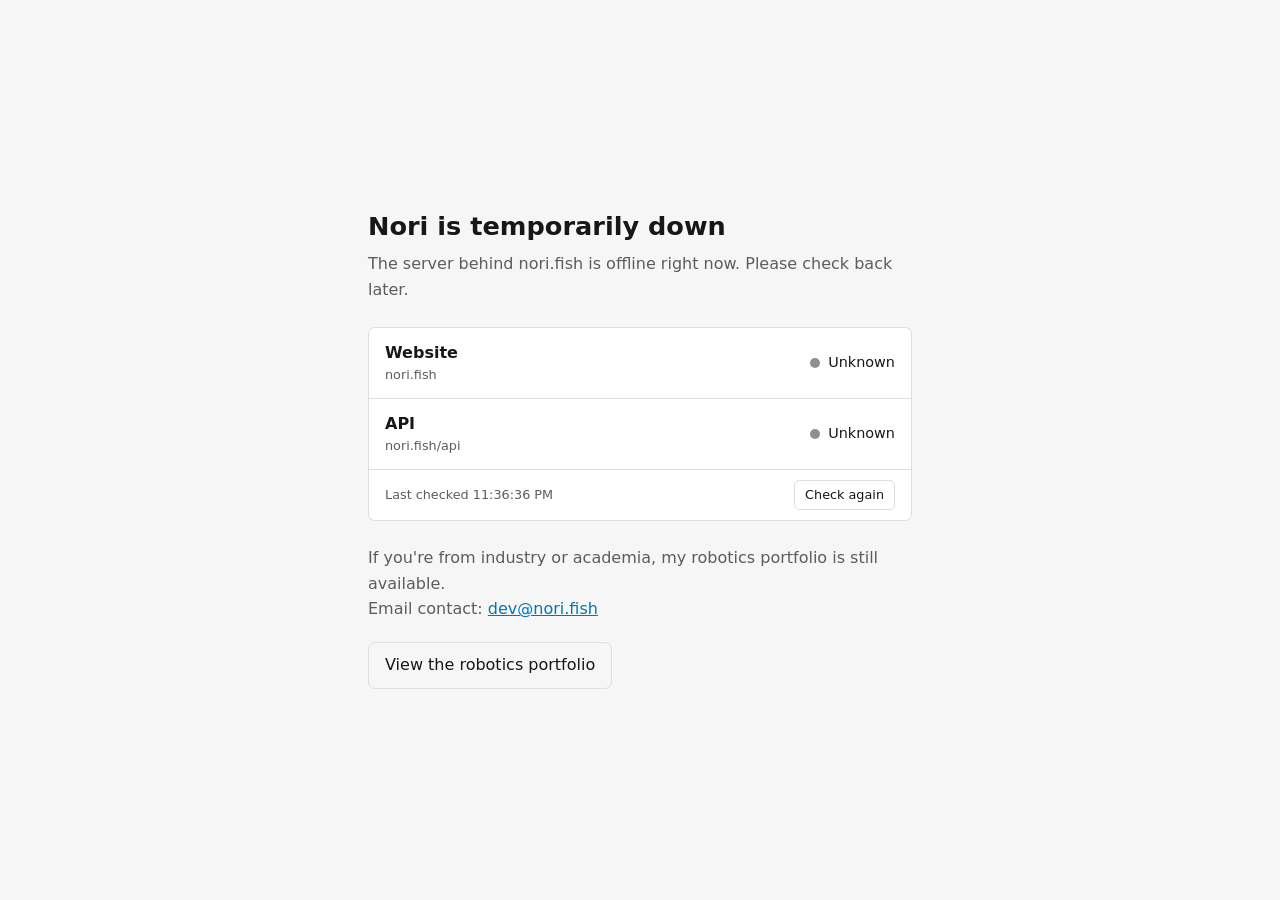
<file: status/index.html>
<!doctype html>
<html lang="en">
<head>
<meta charset="utf-8">
<meta name="viewport" content="width=device-width, initial-scale=1">
<meta name="robots" content="noindex">
<title>Nori status</title>
<!-- Self-contained: the Worker also serves this page at any nori.fish path while the Pi is down. -->
<style>
  :root {
    --bg: #121212; --surface: #1b1b1b; --line: #2e2e2e; --ink: #ececec; --muted: #a3a3a3;
    --accent: #4aa8e0; --up: #3fb950; --down: #f0605a; --unknown: #8f8f8f;
    color-scheme: dark;
  }
  @media (prefers-color-scheme: light) {
    :root { --bg: #f6f6f6; --surface: #ffffff; --line: #dedede; --ink: #171717; --muted: #5c5c5c;
            --accent: #0077b6; --up: #1a7f37; --down: #c62828; --unknown: #8f8f8f; color-scheme: light; }
  }
  * { box-sizing: border-box; }
  body { margin: 0; min-height: 100vh; display: grid; place-items: center; padding: 32px 16px;
         background: var(--bg); color: var(--ink);
         font: 16px/1.6 'Segoe UI Variable Text', 'Segoe UI', system-ui, -apple-system, sans-serif; }
  main { width: 100%; max-width: 34rem; }
  h1 { font-size: 1.6rem; line-height: 1.25; margin: 0 0 .5rem; }
  p { margin: 0 0 1rem; color: var(--muted); }
  a { color: var(--accent); }
  .status { margin: 1.5rem 0; border: 1px solid var(--line); border-radius: 7px; background: var(--surface); }
  .row { display: flex; align-items: center; justify-content: space-between; gap: 12px; padding: 12px 16px; }
  .row + .row { border-top: 1px solid var(--line); }
  .name { font-weight: 600; }
  .name small { display: block; font-weight: 400; color: var(--muted); font-size: .8rem; }
  .state { display: inline-flex; align-items: center; gap: 8px; font-size: .9rem; white-space: nowrap; }
  .dot { width: 10px; height: 10px; border-radius: 50%; background: var(--unknown); }
  [data-state="up"] .dot { background: var(--up); }
  [data-state="down"] .dot { background: var(--down); }
  .meta { display: flex; align-items: center; justify-content: space-between; gap: 12px; padding: 10px 16px;
          border-top: 1px solid var(--line); font-size: .8rem; color: var(--muted); }
  button { font: inherit; font-size: .8rem; color: var(--ink); background: transparent; border: 1px solid var(--line);
           border-radius: 5px; padding: 4px 10px; cursor: pointer; }
  button:hover, .cta:hover { border-color: var(--accent); }
  .cta { display: inline-block; margin-top: .25rem; padding: .6rem 1rem; border: 1px solid var(--line);
         border-radius: 7px; color: var(--ink); text-decoration: none; }
</style>
</head>
<body>
<main>
  <h1 id="headline">Nori is temporarily down</h1>
  <p id="summary">The server behind nori.fish is offline right now. Please check back later.</p>

  <section class="status" aria-label="Service status" aria-live="polite">
    <div class="row" id="web" data-state="unknown">
      <span class="name">Website <small>nori.fish</small></span>
      <span class="state"><span class="dot"></span><span class="label">Checking…</span></span>
    </div>
    <div class="row" id="api" data-state="unknown">
      <span class="name">API <small>nori.fish/api</small></span>
      <span class="state"><span class="dot"></span><span class="label">Checking…</span></span>
    </div>
    <div class="meta">
      <span id="checked">Checking now…</span>
      <button type="button" id="recheck">Check again</button>
    </div>
  </section>

  <p>If you're from industry or academia, my robotics portfolio is still available.<br>
     Email contact: <a href="mailto:dev@nori.fish">dev@nori.fish</a></p>
  <a class="cta" id="portfolio" href="/robotics/">View the robotics portfolio</a>
</main>
<script>
(function () {
  var STATUS_URL = 'https://nori.fish/_fallback/status';
  var onNori = location.hostname === 'nori.fish';
  var portfolio = document.getElementById('portfolio');
  // The main site's page when nori.fish is up; otherwise the backup copy (the
  // Worker serves it at /robotics/ on nori.fish, and it is the GitHub Pages root).
  var backupHref = onNori ? '/robotics/' : '../';
  portfolio.href = backupHref;

  function show(id, info) {
    var row = document.getElementById(id);
    var state = !info ? 'unknown' : info.up ? 'up' : 'down';
    row.dataset.state = state;
    row.querySelector('.label').textContent =
      state === 'unknown' ? 'Unknown' : state === 'up' ? 'Operational' : 'Down';
  }

  function check() {
    document.getElementById('checked').textContent = 'Checking now…';
    fetch(STATUS_URL, { cache: 'no-store' })
      .then(function (r) { if (!r.ok) throw new Error(r.status); return r.json(); })
      .then(function (s) {
        show('web', s.web);
        show('api', s.api);
        var allUp = s.web.up && s.api.up;
        portfolio.href = s.web.up ? 'https://nori.fish/robotics/' : backupHref;
        document.getElementById('headline').textContent = allUp ? 'Nori is back up' : 'Nori is temporarily down';
        document.getElementById('summary').innerHTML = allUp
          ? 'Everything is running again. <a href="https://nori.fish/">Go to nori.fish</a>.'
          : 'The server behind nori.fish is offline right now. Please check back later; this page rechecks every 30 seconds.';
      })
      .catch(function () { show('web', null); show('api', null); })
      .then(function () {
        document.getElementById('checked').textContent = 'Last checked ' + new Date().toLocaleTimeString();
      });
  }

  document.getElementById('recheck').addEventListener('click', check);
  check();
  setInterval(check, 30000);
})();
</script>
</body>
</html>
</file>
<file: css_global/nori.css>
/* Nori UI — shared design system for nori.fish.
 *
 * Visual language comes from the NAS console: flat surfaces, 1px hairlines
 * instead of shadows, small radii, dense type with tabular numbers, and state
 * carried by hue AND weight. Colours are Nori's own (ocean blue accent).
 *
 * Load order on a page: nori.css first, then the page's own styles.css.
 * Element defaults are wrapped in :where() so they carry zero specificity and
 * any page rule wins without !important.
 *
 * Theme lives on <html data-theme="dark|light"> (set before paint by
 * js_global/theme_init.js). html.site-dark / html.site-light are kept in sync
 * for older selectors.
 *
 * NOTE: robotics/ still uses the legacy default.css, sidebar.css,
 * dark_theme.css, sidebar.js and layout.js. Do not delete those.
 */

/* ---------- Tokens ---------- */
:root {
    --font: 'Segoe UI Variable Text', 'Segoe UI', system-ui, -apple-system, BlinkMacSystemFont, 'Helvetica Neue', 'Microsoft YaHei', sans-serif;
    --font-display: 'Segoe UI Variable Display', 'Segoe UI', system-ui, -apple-system, BlinkMacSystemFont, 'Helvetica Neue', sans-serif;
    --mono: ui-monospace, 'Cascadia Code', 'SF Mono', Consolas, 'Liberation Mono', monospace;

    --r-sm: 3px;
    --r: 5px;
    --r-lg: 7px;

    --page-max: 1440px;
    --gutter: 32px;
    --bar-h: 60px;

    /* Light — neutral grays */
    --bg: #f6f6f6;
    --side: #efefef;
    --surface: #ffffff;
    --surface2: #f0f0f0;
    --ink: #171717;
    --muted: #5c5c5c;
    --faint: #8f8f8f;
    --line: #dedede;
    --line-strong: #c4c4c4;
    --selected: #e7e7e7;

    --accent: #0077b6;          /* Nori blue */
    --accent-hover: #005f92;
    --accent-ink: #ffffff;      /* text on accent fill */
    --accent-soft: #e3eef5;

    --ok: #1d6f3f;     --okbg: #e3f0e7;
    --warn: #8a5410;   --warnbg: #f6eddc;
    --bad: #a83028;    --badbg: #f7e6e5;

    /* Section hues (markers only, never fills) */
    --c-robotics: #13795b;
    --c-wynn: #0077b6;
    --c-utils: #6a4bb0;
    --c-software: #a2620c;

    /* Data series */
    --s1: #0077b6;
    --s2: #a2620c;
    --s3: #6a4bb0;
    --s4: #13795b;

    --shadow-pop: 0 6px 24px rgba(0, 0, 0, .12), 0 1px 3px rgba(0, 0, 0, .08);

    color-scheme: light;
}

:root[data-theme="dark"] {
    /* Dark — Nori's neutral black/gray */
    --bg: #121212;
    --side: #161616;
    --surface: #1a1a1a;
    --surface2: #222222;
    --ink: #e8e8e8;
    --muted: #9b9b9b;
    --faint: #6a6a6a;
    --line: #2a2a2a;
    --line-strong: #3b3b3b;
    --selected: #262626;

    --accent: #4fb0e3;
    --accent-hover: #74c2ec;
    --accent-ink: #0b1218;
    --accent-soft: #1a2833;

    --ok: #63c286;     --okbg: #16261c;
    --warn: #e8b455;   --warnbg: #2a2317;
    --bad: #e8706a;    --badbg: #2b1a19;

    --c-robotics: #4cc69a;
    --c-wynn: #4fb0e3;
    --c-utils: #a58ee0;
    --c-software: #e0a63c;

    --s1: #4fb0e3;
    --s2: #e0a63c;
    --s3: #a58ee0;
    --s4: #4cc69a;

    --shadow-pop: 0 10px 32px rgba(0, 0, 0, .5), 0 1px 3px rgba(0, 0, 0, .4);

    color-scheme: dark;
}

/* ---------- Base ---------- */
*, *::before, *::after { box-sizing: border-box; }

[hidden] { display: none !important; }

html {
    -webkit-text-size-adjust: 100%;
    text-size-adjust: 100%;
    scrollbar-color: var(--line-strong) transparent;
}

body {
    margin: 0;
    min-height: 100vh;
    display: flex;
    flex-direction: column;
    background: var(--bg);
    color: var(--ink);
    font-family: var(--font);
    font-size: 15px;
    line-height: 1.5;
    -webkit-font-smoothing: antialiased;
    -moz-osx-font-smoothing: grayscale;
}

/* Page canvas is always the flat NAS background. Older page stylesheets set
   gradient backgrounds on body/html; this wins over all of them. */
html, body { background: var(--bg) !important; background-image: none !important; }

::selection { background: var(--accent-soft); color: var(--ink); }

:where(h1, h2, h3, h4, h5, h6) {
    font-family: var(--font-display);
    color: var(--ink);
    line-height: 1.25;
    margin: 0 0 .6em;
}
:where(h1) { font-size: 26px; font-weight: 640; letter-spacing: -.5px; }
:where(h2) { font-size: 18px; font-weight: 620; letter-spacing: -.2px; }
:where(h3) { font-size: 15px; font-weight: 620; }
:where(h4, h5, h6) { font-size: 14px; font-weight: 620; }

:where(p) { line-height: 1.6; margin: 0 0 1em; }

:where(a) {
    color: var(--accent);
    text-decoration: none;
    text-underline-offset: 3px;
}
:where(a:hover) { color: var(--accent-hover); text-decoration: underline; }

:where(hr) { border: 0; border-top: 1px solid var(--line); margin: 24px 0; }

:where(code, kbd, samp) {
    font-family: var(--mono);
    font-size: .88em;
    background: var(--surface2);
    padding: 1px 5px;
    border-radius: var(--r-sm);
}
:where(pre) {
    font: 13px/1.7 var(--mono);
    background: var(--surface2);
    border: 1px solid var(--line);
    border-radius: var(--r);
    padding: 14px 16px;
    overflow: auto;
    color: var(--ink);
}
:where(pre code) { background: none; padding: 0; font-size: inherit; }

:where(img, svg, video, canvas) { max-width: 100%; }

:where(button, input, select, textarea) { font: inherit; color: inherit; }

:where(button, .btn) {
    display: inline-flex;
    align-items: center;
    justify-content: center;
    gap: 6px;
    min-height: 36px;
    padding: 7px 13px;
    border: 1px solid var(--line);
    border-radius: var(--r-sm);
    background: var(--surface);
    color: var(--ink);
    font-size: 14px;
    font-weight: 500;
    line-height: 1.2;
    cursor: pointer;
    text-decoration: none;
    transition: background-color .12s, border-color .12s, color .12s;
}
:where(button, .btn):hover {
    background: var(--selected);
    border-color: var(--accent);
    color: var(--ink);
    text-decoration: none;
}
:where(button, .btn):disabled { opacity: .5; cursor: not-allowed; }

.btn-primary, button.primary {
    background: var(--accent);
    border-color: var(--accent);
    color: var(--accent-ink);
    font-weight: 620;
}
.btn-primary:hover, button.primary:hover {
    background: var(--accent-hover);
    border-color: var(--accent-hover);
    color: var(--accent-ink);
}
.btn-quiet { background: transparent; border-color: transparent; color: var(--muted); }
.btn-quiet:hover { background: var(--selected); border-color: transparent; color: var(--ink); }
.btn-sm { min-height: 28px; padding: 3px 10px; font-size: 13px; }

:where(input:not([type="checkbox"]):not([type="radio"]):not([type="range"]):not([type="color"]):not([type="file"]), select, textarea) {
    min-height: 38px;
    padding: 8px 11px;
    border: 1px solid var(--line);
    border-radius: var(--r);
    background: var(--surface);
    color: var(--ink);
    font-size: 14px;
    max-width: 100%;
}
:where(textarea) { line-height: 1.5; }
:where(input, select, textarea)::placeholder { color: var(--faint); }
:where(input, select, textarea):hover { border-color: var(--line-strong); }
:where(input, select, textarea):focus { outline: none; border-color: var(--accent); box-shadow: 0 0 0 3px var(--accent-soft); }
:where(input[type="checkbox"], input[type="radio"], input[type="range"]) { accent-color: var(--accent); }
:where(select) { cursor: pointer; }
:where(label) { color: inherit; }

:where(a, button, summary, select, input, textarea, [tabindex]):focus-visible {
    outline: 2px solid var(--accent);
    outline-offset: 2px;
}

:where(table) { border-collapse: collapse; width: 100%; font-size: 14px; }
:where(th) {
    text-align: left;
    font-weight: 600;
    font-size: 12px;
    color: var(--muted);
    padding: 8px 12px 8px 0;
    border-bottom: 1px solid var(--line);
    white-space: nowrap;
}
:where(td) { padding: 9px 12px 9px 0; border-bottom: 1px solid var(--line); vertical-align: middle; }
:where(tbody tr:hover) { background: var(--surface2); }

:where(details) { border-top: 1px solid var(--line); }
:where(summary) { cursor: pointer; color: var(--accent); padding: 10px 0; }

/* ---------- Shell: top bar ---------- */
.nori-bar {
    position: sticky;
    top: 0;
    z-index: 900;
    background: color-mix(in srgb, var(--side) 92%, transparent);
    -webkit-backdrop-filter: saturate(140%) blur(8px);
    backdrop-filter: saturate(140%) blur(8px);
    border-bottom: 1px solid var(--line);
}
.nori-bar-inner {
    max-width: var(--page-max);
    margin: 0 auto;
    min-height: var(--bar-h);
    padding: 8px var(--gutter);
    display: flex;
    align-items: center;
    gap: 28px;
}
.nori-brand {
    display: inline-flex;
    align-items: center;
    gap: 9px;
    color: var(--ink);
    text-decoration: none;
    flex-shrink: 0;
    min-height: 44px;
}
.nori-brand:hover { color: var(--ink); text-decoration: none; }
.nori-brand img { width: 26px; height: 26px; object-fit: contain; }
.nori-brand-word {
    font-family: var(--font-display);
    font-size: 23px;
    font-weight: 750;
    letter-spacing: -1px;
    line-height: 1;
}
.nori-brand-word span { color: var(--accent); }

.nori-nav { display: flex; align-items: center; gap: 2px; flex-wrap: wrap; min-width: 0; }
.nori-nav a {
    display: inline-flex;
    align-items: center;
    gap: 5px;
    min-height: 38px;
    padding: 8px 12px;
    border-radius: var(--r-sm);
    color: var(--muted);
    font-size: 14px;
    font-weight: 500;
    white-space: nowrap;
    text-decoration: none;
    transition: background-color .12s, color .12s;
}
.nori-nav a:hover { background: var(--selected); color: var(--ink); text-decoration: none; }
.nori-nav a[aria-current="page"] { background: var(--selected); color: var(--accent); font-weight: 650; }
.nori-nav a .ext { font-size: 11px; opacity: .6; }

.nori-actions { margin-left: auto; display: flex; align-items: center; gap: 6px; flex-shrink: 0; }
.nori-actions button { min-height: 38px; font-size: 13px; padding: 7px 12px; }
#nori-menu-toggle { display: none; }

/* ---------- Shell: tools drawer ---------- */
.nori-drawer {
    position: fixed;
    inset: 0 0 0 auto;
    z-index: 1000;
    width: min(340px, 100vw);
    background: var(--side);
    border-left: 1px solid var(--line);
    box-shadow: var(--shadow-pop);
    transform: translateX(100%);
    visibility: hidden;
    transition: transform .2s ease, visibility 0s linear .2s;
    display: flex;
    flex-direction: column;
}
.nori-drawer.open { transform: none; visibility: visible; transition: transform .2s ease; }
.nori-drawer-head {
    display: flex;
    align-items: center;
    justify-content: space-between;
    padding: 12px 20px;
    min-height: var(--bar-h);
    border-bottom: 1px solid var(--line);
}
.nori-drawer-head strong { font-size: 15px; font-weight: 650; }
.nori-drawer-body { overflow-y: auto; padding: 12px 12px 28px; overscroll-behavior: contain; }
.nori-drawer-group { padding: 10px 0 6px; border-bottom: 1px solid var(--line); }
.nori-drawer-group:last-child { border-bottom: 0; }
.nori-drawer-group h3 {
    font-size: 12px;
    font-weight: 600;
    color: var(--muted);
    margin: 4px 8px 6px;
    display: flex;
    align-items: center;
    gap: 7px;
}
.nori-drawer-group h3 i {
    width: 7px; height: 7px; border-radius: 50%;
    display: inline-block; background: var(--accent);
}
.nori-drawer-group a {
    display: block;
    padding: 7px 10px;
    border-radius: var(--r-sm);
    color: var(--ink);
    font-size: 14px;
    text-decoration: none;
}
.nori-drawer-group a:hover { background: var(--selected); color: var(--accent); text-decoration: none; }
.nori-drawer-group a[aria-current="page"] { background: var(--selected); color: var(--accent); font-weight: 650; box-shadow: inset 2px 0 var(--accent); }
.nori-scrim {
    position: fixed; inset: 0; z-index: 999;
    background: rgba(0, 0, 0, .45);
    opacity: 0; visibility: hidden;
    transition: opacity .2s, visibility 0s linear .2s;
}
.nori-scrim.open { opacity: 1; visibility: visible; transition: opacity .2s; }

/* ---------- Page scaffolding ---------- */
.page-head {
    max-width: var(--page-max);
    width: 100%;
    margin: 0 auto;
    padding: 28px var(--gutter) 0;
}
.page-head-row { display: flex; align-items: flex-end; justify-content: space-between; gap: 20px; flex-wrap: wrap; }
.crumbs { display: flex; flex-wrap: wrap; gap: 6px; font-size: 13px; color: var(--muted); margin: 0 0 6px; }
.crumbs a { color: var(--muted); }
.crumbs a:hover { color: var(--accent); }
.crumbs span[aria-hidden] { color: var(--faint); }
.page-head h1 { margin: 0; }
.page-head .lede { color: var(--muted); margin: 6px 0 0; font-size: 14px; max-width: 80ch; }

.container {
    width: 100%;
    max-width: var(--page-max);
    margin: 0 auto;
    padding: 22px var(--gutter) 40px;
    flex: 1 0 auto;
}

/* Generic building blocks pages can use */
.surface {
    background: var(--surface);
    border: 1px solid var(--line);
    border-radius: var(--r-lg);
}
.section { padding: 18px 0 24px; border-bottom: 1px solid var(--line); }
.section:last-child { border-bottom: 0; }
.section-title { font-size: 18px; font-weight: 620; margin: 0 0 14px; }
.eyebrow { font-size: 12px; font-weight: 600; color: var(--muted); letter-spacing: .02em; }
.muted { color: var(--muted); }
.num { font-variant-numeric: tabular-nums; }
.mono { font-family: var(--mono); }

.tag {
    display: inline-flex;
    align-items: center;
    gap: 5px;
    font-size: 12px;
    line-height: 1.4;
    padding: 3px 8px;
    border-radius: var(--r-sm);
    background: var(--surface2);
    color: var(--muted);
    white-space: nowrap;
}
.tag.ok { color: var(--ok); background: var(--okbg); font-weight: 600; }
.tag.warn { color: var(--warn); background: var(--warnbg); font-weight: 700; }
.tag.bad { color: var(--bad); background: var(--badbg); font-weight: 700; }
.dot { display: inline-block; width: 7px; height: 7px; border-radius: 50%; background: var(--ok); }

.facts { display: grid; grid-template-columns: repeat(auto-fill, minmax(150px, 1fr)); gap: 16px 24px; }
.facts label, .fact-label { display: block; font-size: 12px; color: var(--muted); margin-bottom: 4px; }
.facts strong, .fact-value { font-size: 15px; font-weight: 560; font-variant-numeric: tabular-nums; }

.metrics {
    display: grid;
    grid-template-columns: repeat(auto-fit, minmax(150px, 1fr));
    gap: 20px 24px;
    padding: 18px 22px;
    background: var(--surface);
    border: 1px solid var(--line);
    border-radius: var(--r-lg);
}
.metrics label { display: block; color: var(--muted); font-size: 13px; margin-bottom: 6px; }
.metrics strong { display: block; font-size: 26px; font-weight: 600; letter-spacing: -.5px; font-variant-numeric: tabular-nums; line-height: 1.2; }
.metrics small { display: block; color: var(--muted); font-size: 12px; margin-top: 3px; }

.notice {
    border-left: 3px solid var(--warn);
    background: var(--warnbg);
    color: var(--warn);
    padding: 12px 16px;
    border-radius: 0 var(--r-sm) var(--r-sm) 0;
    font-size: 14px;
}
.notice.info { border-color: var(--accent); background: var(--accent-soft); color: var(--ink); }

.loading, .empty { color: var(--muted); font-size: 14px; }

/* ---------- Footer ---------- */
.nori-footer {
    margin-top: auto;
    border-top: 1px solid var(--line);
    background: transparent;
    color: var(--muted);
    font-size: 12px;
}
.nori-footer-inner {
    max-width: var(--page-max);
    margin: 0 auto;
    padding: 18px var(--gutter) 22px;
    display: flex;
    justify-content: space-between;
    align-items: center;
    gap: 12px 24px;
    flex-wrap: wrap;
}
.nori-footer p { margin: 0; line-height: 1.6; }
.nori-footer a { color: var(--muted); }
.nori-footer a:hover { color: var(--accent); }
.nori-footer-links { display: flex; gap: 18px; flex-wrap: wrap; }

/* ---------- Responsive ---------- */
@media (max-width: 1050px) {
    :root { --gutter: 24px; }
    .nori-bar-inner { gap: 16px; }
    .nori-nav a { padding: 8px 10px; font-size: 13px; }
}

@media (max-width: 760px) {
    :root { --gutter: 16px; --bar-h: 56px; }
    .nori-bar-inner { flex-wrap: wrap; gap: 0 8px; padding-top: 6px; padding-bottom: 6px; }
    #nori-menu-toggle { display: inline-flex; }
    .nori-actions .nori-tools-btn { display: none; }
    .nori-nav {
        display: none;
        order: 3;
        width: 100%;
        flex-basis: 100%;
        grid-template-columns: repeat(2, minmax(0, 1fr));
        gap: 6px;
        padding: 8px 0 6px;
    }
    .nori-bar.menu-open .nori-nav { display: grid; }
    .nori-nav a { min-height: 44px; padding: 10px 12px; font-size: 14px; border: 1px solid var(--line); background: var(--surface); }
    .nori-nav a[aria-current="page"] { border-color: var(--accent); }
    .nori-nav .nori-nav-tools { grid-column: 1 / -1; justify-content: center; }
    .nori-actions button { min-height: 40px; }
    .page-head { padding-top: 20px; }
    .page-head h1 { font-size: 23px; }
    .container { padding-top: 16px; }
    .nori-footer-inner { flex-direction: column; align-items: flex-start; }
}

@media (min-width: 761px) {
    .nori-nav .nori-nav-tools { display: none; }
}

@media (prefers-reduced-motion: reduce) {
    *, *::before, *::after { transition-duration: .01ms !important; animation-duration: .01ms !important; animation-iteration-count: 1 !important; }
}
</file>
<file: styles.css>
/**
 * Robotics page — portfolio layout
 * - One image: side-by-side (text left or right, image other side) — mix it up
 * - Two+ images: text centered on top, images in row below
 */

/* Robotics keeps its own header (no shared Nori top bar): back link left,
   language toggle centred, email + theme button right. */
:root {
  --card-text: var(--ink);
  --card-text-secondary: var(--muted);
  --link-color: var(--accent);
}

.robotics-header {
  position: sticky;
  top: 0;
  z-index: 50;
  display: grid;
  grid-template-columns: 1fr auto 1fr;
  align-items: center;
  gap: 16px;
  min-height: 60px;
  padding: 10px 24px;
  background: color-mix(in srgb, var(--side) 92%, transparent);
  -webkit-backdrop-filter: saturate(140%) blur(8px);
  backdrop-filter: saturate(140%) blur(8px);
  border-bottom: 1px solid var(--line);
}

.robotics-back-home {
  justify-self: start;
  display: inline-flex;
  align-items: center;
  min-height: 36px;
  padding: 6px 14px;
  border: 1px solid var(--line);
  border-radius: var(--r-sm);
  background: var(--surface);
  color: var(--ink);
  font-size: 14px;
  font-weight: 560;
  text-decoration: none;
}
.robotics-back-home:hover { border-color: var(--accent); background: var(--selected); color: var(--ink); text-decoration: none; }

.robotics-header-right { justify-self: end; display: flex; align-items: center; gap: 14px; }
.robotics-contact-email { font-size: 14px; color: var(--muted); text-decoration: none; }
.robotics-contact-email:hover { color: var(--accent); text-decoration: underline; }
.robotics-theme-btn { min-height: 36px; padding: 6px 12px; font-size: 13px; }

.robotics-footer { margin-top: auto; padding: 18px 24px; border-top: 1px solid var(--line); text-align: center; }
.robotics-footer p { margin: 0; font-size: 12px; color: var(--muted); }
.robotics-footer a { color: inherit; }


.robotics-container {
  width: 100%;
  max-width: 1860px;
  margin: 0 auto;
  padding: 1.75rem clamp(1.25rem, 3vw, 3.5rem) 5rem;
}

.robotics-header-row {
  display: flex;
  flex-direction: column;
  align-items: center;
  gap: 0.25rem;
  margin-bottom: 0.5rem;
}

.robotics-intro {
  font-size: 1.4rem;
  color: var(--ink);
  margin: 0;
  line-height: 1.7;
  font-family: Georgia, "Times New Roman", serif;
  font-style: italic;
  text-align: center;
}

.robotics-contact-line {
  margin: 0;
  text-align: center;
  font-size: 1.4rem;
  line-height: 1.7;
}

.robotics-contact-line a {
  color: var(--link-color, #0077B6);
  text-decoration: none;
}

.robotics-contact-line a:hover {
  text-decoration: underline;
}

.robotics-grid {
  display: flex;
  flex-direction: column;
  gap: 6rem;
}

/* Project sections */
.robotics-project {
  padding: 0;
  margin: 0;
  background: transparent;
  border: none;
  box-shadow: none;
  position: relative;
}

.robotics-project:not(:first-child)::before {
  content: "";
  position: absolute;
  top: -3rem;
  left: 0;
  right: 0;
  height: 1px;
  background: var(--line);
}

.robotics-project h2 {
  font-size: 2rem;
  font-weight: 600;
  color: var(--ink);
  margin: 0 0 1.25rem 0;
  letter-spacing: -0.02em;
}

/* Title matches text alignment */
.robotics-project:has(.media-below) h2,
.robotics-project:has(.long-range-layout) h2 {
  text-align: center;
}

.robotics-project-body {
  display: block;
}

/* Text */
.robotics-project-content {
  max-width: 48rem;
}

.robotics-project p {
  margin: 0 0 1.25rem 0;
  font-size: 1.15rem;
  line-height: 1.85;
  color: var(--ink);
}

.robotics-project p:last-of-type {
  margin-bottom: 0;
}

.robotics-features {
  margin: 1rem 0 0 0;
  padding-left: 1.5rem;
  color: var(--ink);
  font-size: 1.05rem;
  line-height: 1.8;
}

.robotics-features li {
  margin-bottom: 0.4rem;
}

/* Links — GitHub button (more visible) */
.robotics-project .project-link {
  display: inline-flex;
  align-items: center;
  gap: 0.5rem;
  margin-top: 1.25rem;
  min-height: 40px;
  padding: 8px 18px;
  font-size: 15px;
  font-weight: 600;
  color: var(--accent-ink);
  background: var(--accent);
  border: 1px solid var(--accent);
  border-radius: var(--r-sm);
  text-decoration: none;
  transition: background-color .12s, border-color .12s;
}

.robotics-project .project-link:hover {
  background: var(--accent-hover);
  border-color: var(--accent-hover);
  color: var(--accent-ink);
  text-decoration: none;
}

.robotics-project .project-links {
  display: flex;
  flex-wrap: wrap;
  align-items: center;
  gap: 0.75rem;
}

.robotics-project .project-links .project-link {
  margin-top: 1.25rem;
}

.robotics-project .project-link-pypi {
  background: var(--surface);
  border-color: var(--line);
  color: var(--ink);
}

.robotics-project .project-link-pypi:hover {
  background: var(--selected);
  border-color: var(--accent);
  color: var(--ink);
}

/* ===== Fruit Fly Supermarket: full-width clip under the text, uncropped ===== */
#proj-fruitfly .robotics-media video {
  display: block;
  min-height: 0;
  max-height: none;
  object-fit: contain;
}

/* While the clip buffers, the poster frame stands in for it and a note sits on
   top; carousel.js clears the note as soon as the video can play. */
.video-shell {
  position: relative;
  /* Slightly narrower than the text column, centred under the copy. */
  max-width: 70rem;
  margin-inline: auto;
}

/* Caption sits under the clip, centred on it. */
#proj-fruitfly .robotics-video-caption {
  max-width: 70rem;
  margin-inline: auto;
  margin-top: 0.65rem;
}

.video-loading {
  position: absolute;
  left: 50%;
  top: 50%;
  transform: translate(-50%, -50%);
  display: flex;
  align-items: center;
  gap: 10px;
  margin: 0;
  padding: 10px 16px;
  border-radius: 999px;
  background: rgba(0, 0, 0, 0.55);
  color: #fff;
  font-size: 0.9rem;
  white-space: nowrap;
  pointer-events: none;
}

.video-loading[hidden] {
  display: none;
}

.video-loading-dot {
  width: 14px;
  height: 14px;
  border-radius: 50%;
  border: 2px solid rgba(255, 255, 255, 0.35);
  border-top-color: #fff;
  animation: video-loading-spin 0.8s linear infinite;
}

@keyframes video-loading-spin {
  to { transform: rotate(360deg); }
}

@media (prefers-reduced-motion: reduce) {
  .video-loading-dot { animation: none; }
}

.robotics-project-content code {
  padding: 0.1em 0.4em;
  font-size: 0.92em;
  font-family: ui-monospace, SFMono-Regular, Menlo, Consolas, monospace;
  background: var(--surface2);
  border-radius: var(--r-sm);
}


/* ===== Single image: side-by-side layout ===== */
.robotics-project-body.media-side {
  display: grid;
  grid-template-columns: 1fr 1fr;
  gap: 4rem;
  align-items: start;
}

.robotics-project-body.media-side.media-right {
  grid-template-columns: 1fr 1fr;
}
.robotics-project-body.media-side.media-right .robotics-project-content { order: 1; }
.robotics-project-body.media-side.media-right .robotics-media { order: 2; }

.robotics-project-body.media-side.media-left {
  grid-template-columns: 1fr 1fr;
}
.robotics-project-body.media-side.media-left .robotics-project-content { order: 2; }
.robotics-project-body.media-side.media-left .robotics-media { order: 1; }

/* Single image: full natural size, no cropping or constraining */
.robotics-project-body.media-side .robotics-media {
  margin-top: 0;
}

.robotics-project-body.media-side .robotics-media img {
  width: 100%;
  height: auto;
  display: block;
  border-radius: var(--r);
  object-fit: contain;
  /* No min-height, max-height — let image display at natural size */
}


/* ===== ESP32 RC Car: vertically center text against the side video, cap video size ===== */
#proj-esp32-rc-car .robotics-project-body.media-side {
  align-items: center;
}

#proj-esp32-rc-car .robotics-media video {
  width: 100%;
  max-width: 100%;
  height: auto;
  max-height: 600px;
  min-height: 0;
  margin: 0 auto;
  display: block;
  border-radius: var(--r);
  background: #000;
  object-fit: contain;
}

/* Video under text in left column (e.g. Micro FPV Drone) */
.robotics-project-content video {
  width: 100%;
  margin-top: 1.25rem;
  border-radius: var(--r);
  background: #000;
  object-fit: contain;
  display: block;
}

/* ===== Two+ images: text on top centered, images in row below ===== */
.robotics-project-body.media-below {
  display: block;
}

.robotics-project-body.media-below .robotics-project-content {
  max-width: 52rem;
  margin-left: auto;
  margin-right: auto;
}

.robotics-project-body.media-below .robotics-media {
  margin-top: 2.5rem;
  padding: 0;
}

.robotics-project-body.media-below .robotics-media img {
  width: 100%;
  height: auto;
  display: block;
  border-radius: var(--r);
  border: none;
  background: transparent;
  object-fit: contain;
  box-shadow: none;
}

.robotics-project-body.media-below .robotics-media:has(img:nth-child(2)) {
  display: grid;
  grid-template-columns: 1fr 1fr;
  gap: 1.5rem;
  align-items: center;
}

.robotics-project-body.media-below .robotics-media:has(img:nth-child(3)) {
  display: grid;
  grid-template-columns: repeat(3, 1fr);
  gap: 1.25rem;
  align-items: center;
}

.robotics-media video {
  width: 100%;
  min-height: 400px;
  max-height: 600px;
  border-radius: var(--r);
  background: #000;
  object-fit: cover;
}

.robotics-back {
  margin-top: 5rem;
  padding-top: 2.5rem;
  border-top: 1px solid var(--line);
}

.robotics-back a {
  color: var(--link-color, #0077B6);
  text-decoration: none;
}

.robotics-back a:hover {
  text-decoration: underline;
}

/* ===== Long Range FPV: images top, text + video side by side below ===== */
.long-range-layout {
  display: flex;
  flex-direction: column;
  gap: 2.5rem;
}

.long-range-layout .robotics-media {
  display: grid;
  grid-template-columns: 1fr 1fr;
  gap: 1.5rem;
  align-items: center;
}

.long-range-layout .robotics-media img {
  width: 100%;
  height: auto;
  display: block;
  border-radius: var(--r);
  object-fit: contain;
}

.long-range-bottom {
  display: grid;
  grid-template-columns: 1fr 1.5fr;
  gap: 4rem;
  align-items: start;
}

.long-range-bottom .robotics-project-content {
  max-width: none;
}

.long-range-bottom .robotics-video-section {
  margin-top: 0;
}

.long-range-bottom .robotics-video-section video {
  max-width: 100%;
}

.long-range-bottom .robotics-video-caption {
  max-width: 100%;
}

/* MK3 top-row images: stretch both to the taller image's height, keep full width */
/* Image used in the video slot (e.g. MK3 rendering before a real video is available) */
.robotics-video-section img {
  width: 100%;
  height: auto;
  border-radius: var(--r);
  object-fit: contain;
  display: block;
}

/* When long-range-bottom has only the text child (no video/image), center it */
.long-range-bottom:not(:has(.robotics-video-section)) {
  display: block;
}

.long-range-bottom:not(:has(.robotics-video-section)) .robotics-project-content {
  max-width: 52rem;
  margin: 0 auto;
  text-align: center;
}

/* ===== Video section ===== */
.robotics-video-section {
  margin-top: 2rem;
  display: flex;
  flex-direction: column;
  align-items: center;
}

.robotics-video-section video {
  width: 100%;
  max-width: 1080px;
  max-height: 540px;
  border-radius: var(--r);
  background: #000;
  object-fit: contain;
  display: block;
}

.vcarousel {
  position: relative;
  width: 100%;
  max-width: 1080px;
}

.vcarousel-viewport {
  width: 100%;
  overflow: hidden;
  border-radius: var(--r);
}

.vcarousel-track {
  display: flex;
  width: 100%;
  transition: transform 0.45s ease;
}

.vcarousel-slide {
  flex: 0 0 100%;
  width: 100%;
  margin: 0;
  opacity: 0;
  transition: opacity 0.35s ease;
}

.vcarousel-slide.is-active {
  opacity: 1;
}

.vcarousel-slide video,
.vcarousel-slide iframe {
  width: 100%;
  max-width: none;
  aspect-ratio: 16 / 9;
}

.vcarousel-slide iframe {
  border: 0;
  display: block;
  background: #000;
}

.robotics-video-frame {
  width: 100%;
  max-width: 1080px;
  background: #000;
  border-radius: var(--r);
  overflow: hidden;
}

.vcarousel-slide iframe {
  width: 100%;
  aspect-ratio: 16 / 9;
  min-height: 360px;
  border: 0;
  display: block;
  background: #000;
}

.vcarousel-arr {
  position: absolute;
  top: 50%;
  bottom: auto;
  transform: translateY(-50%);
  width: 4.25rem;
  height: 3.75rem;
  min-height: 0;
  background: rgba(0,0,0,0.28);
  border: none;
  color: #fff;
  font-size: 3rem;
  font-weight: 300;
  line-height: 1;
  cursor: pointer;
  display: flex;
  align-items: center;
  justify-content: flex-start;
  padding-left: 0.65rem;
  transition: background-color .12s;
  z-index: 2;
  user-select: none;
  border-radius: 6px 0 0 6px;
}

.vcarousel-arr.vcarousel-next {
  left: auto;
  right: 0;
  justify-content: flex-end;
  padding-left: 0;
  padding-right: 0.65rem;
  border-radius: 0 6px 6px 0;
}

.vcarousel-arr.vcarousel-prev {
  left: 0;
}

.vcarousel-arr:hover {
  background: rgba(0,0,0,0.5);
  border-color: transparent;
  color: #fff;
}

.vcarousel-dots {
  display: flex;
  justify-content: center;
  gap: 0.45rem;
  margin-top: 0.75rem;
}

.vcarousel-dot {
  width: 0.45rem;
  height: 0.45rem;
  padding: 0;
  border: none;
  border-radius: 50%;
  min-height: 0;
  background: var(--muted);
  opacity: 0.35;
  cursor: pointer;
  transition: opacity 0.2s, transform 0.2s;
}

.vcarousel-dot.is-active {
  opacity: 0.9;
  transform: scale(1.15);
}

.robotics-video-caption {
  width: 100%;
  max-width: 1080px;
  margin: 0.65rem 0 0;
  font-size: 0.875rem;
  color: var(--card-text-secondary, #666);
  text-align: center;
  line-height: 1.5;
}

/* ===== No-image project notes ===== */
.robotics-project-notes h2 {
  text-align: left;
}

.robotics-notes-grid {
  display: grid;
  grid-template-columns: 1fr;
  gap: 1rem;
  max-width: 62rem;
}

.robotics-note-card {
  padding: 1.1rem 1.1rem 1rem;
}

.robotics-note-card h3 {
  margin: 0 0 0.45rem 0;
  font-size: 1.12rem;
  font-weight: 600;
  color: var(--card-text, #1f1f1f);
}

.robotics-note-card p {
  margin: 0;
  font-size: 1rem;
  line-height: 1.65;
}

.robotics-note-card img {
  width: 60%;
  max-width: 100%;
  height: auto;
  display: block;
  margin-top: 10px;
  border-radius: var(--r);
}

/* ===== Page title in content area ===== */
.robotics-page-title {
  font-size: 1.5rem;
  font-weight: 700;
  text-align: center;
  margin: 0.25rem 0 0.25rem;
  color: var(--card-text, #1a1a1a);
  letter-spacing: -0.02em;
}

/* ===== Language toggle: segmented control ===== */
.lang-toggle {
  justify-self: center;
  display: flex;
  border: 1px solid var(--line);
  border-radius: var(--r);
  background: var(--surface);
  overflow: hidden;
}

.lang-btn {
  min-height: 34px;
  padding: 6px 14px;
  border: 0;
  border-radius: 0;
  background: transparent;
  color: var(--muted);
  font-size: 13px;
  font-weight: 560;
  line-height: 1;
}

.lang-btn + .lang-btn { border-left: 1px solid var(--line); }
.lang-btn:hover:not(.active) { background: var(--selected); color: var(--ink); border-color: var(--line); }
.lang-btn.active { background: var(--selected); color: var(--ink); font-weight: 650; box-shadow: inset 0 -2px var(--accent); }

/* ===== MK3 image carousel ===== */
/* ===== Reusable image carousel (any project with 3+ images) =====
   Shows two images at once on desktop (one on mobile) with a translucent
   peek of the neighbours, looping arrows, and optional per-image captions. */
.rcarousel {
  position: relative;
  width: 100%;
  /* Size width from the parent, NOT from the (very wide) image track inside.
     Without this the non-shrinking slides force the whole column-flex layout
     wider than the screen, causing horizontal scroll on mobile. */
  contain: inline-size;
}

.rcarousel-viewport {
  overflow: hidden;
  width: 100%;
}

.rcarousel-track {
  display: flex;
  gap: 2%;
  align-items: center;
  transform: translateX(0);
}

.rcarousel-slide {
  flex: 0 0 42%;
  width: 42%;
  margin: 0;
  display: flex;
  flex-direction: column;
  align-items: center;
  opacity: 0.3;
  transition: opacity 0.4s ease;
  cursor: pointer;
}

.rcarousel-slide.is-active {
  opacity: 1;
  cursor: default;
}

/* A slide holding two images stacked vertically (e.g. prototype + final CAD) */
.rcarousel-slide--stacked {
  gap: 1.25rem;
}

.rcarousel-slide--stacked > figure {
  margin: 0;
  width: 100%;
  display: flex;
  flex-direction: column;
  align-items: center;
}

.rcarousel-slide img {
  width: 100%;
  height: auto;
  object-fit: contain;
  border-radius: var(--r);
  display: block;
}

.rcarousel-slide figcaption {
  margin-top: 0.65rem;
  font-size: 0.875rem;
  color: var(--card-text-secondary, #666);
  text-align: center;
  line-height: 1.45;
}

/* overlay arrows on left/right edges */
.rcarousel-arr {
  position: absolute;
  top: 0;
  bottom: 0;
  width: 3.5rem;
  min-height: 0;
  background: rgba(0,0,0,0.18);
  border: none;
  color: rgba(255,255,255,0.9);
  font-size: 2.4rem;
  line-height: 1;
  cursor: pointer;
  display: flex;
  align-items: center;
  justify-content: flex-start;
  padding-left: 0.4rem;
  transition: background 0.2s, color 0.2s, opacity 0.2s;
  z-index: 2;
  user-select: none;
  border-radius: 6px 0 0 6px;
}

.rcarousel-arr.rcarousel-next {
  left: auto;
  right: 0;
  justify-content: flex-end;
  padding-left: 0;
  padding-right: 0.4rem;
  border-radius: 0 6px 6px 0;
}

.rcarousel-arr.rcarousel-prev { left: 0; }

.rcarousel-arr:hover {
  background: rgba(0,0,0,0.4);
  border-color: transparent;
  color: #fff;
}

/* Carousel sitting under a text block (e.g. media-below projects) */
.media-below > .rcarousel {
  margin-top: 2.5rem;
}

/* ===== UAV Controller: video beside text on top, carousel below ===== */
.uav-layout {
  display: flex;
  flex-direction: column;
  gap: 2.5rem;
}

.uav-intro {
  display: grid;
  grid-template-columns: 1fr 1fr;
  gap: 3rem;
  align-items: center;
}

.uav-intro .robotics-project-content {
  max-width: none;
}

.uav-intro-video video {
  width: 100%;
  max-height: 520px;
  border-radius: var(--r);
  background: #000;
  object-fit: contain;
  display: block;
}

/* Responsive */
@media (max-width: 768px) {
  /* Hide header email — contact line in main is enough */
  .robotics-contact-email { display: none !important; }
  .robotics-header { grid-template-columns: auto 1fr auto; padding: 8px 14px; gap: 10px; }
  .lang-toggle { justify-self: center; }

  .robotics-container {
    padding: 2rem 1.25rem 3rem;
  }

  .robotics-grid {
    gap: 3.5rem;
  }

  .robotics-project-content {
    max-width: none;
  }

  .long-range-bottom {
    grid-template-columns: 1fr;
  }

  .long-range-layout .robotics-media {
    grid-template-columns: 1fr;
  }

  .uav-intro {
    grid-template-columns: 1fr;
    gap: 1.5rem;
  }

  /* Carousel: the default two-up layout makes each image tiny on a narrow
     screen. Show one image at a time, nearly full-width. The JS centers a
     single slide on mobile (see index.html). */
  .rcarousel-slide {
    flex: 0 0 90%;
    width: 90%;
  }

  .rcarousel-track {
    gap: 4%;
  }

  .robotics-project-body.media-side {
    grid-template-columns: 1fr !important;
    gap: 2rem;
  }

  .robotics-project-body.media-side.media-right .robotics-project-content,
  .robotics-project-body.media-side.media-right .robotics-media,
  .robotics-project-body.media-side.media-left .robotics-project-content,
  .robotics-project-body.media-side.media-left .robotics-media {
    order: unset;
  }

  .robotics-project-body.media-side .robotics-media {
    order: -1; /* image first on mobile */
  }

  .robotics-project-body.media-below .robotics-project-content {
    margin-left: 0;
    margin-right: 0;
    text-align: left;
  }

  .robotics-project-body.media-below .robotics-media:has(img:nth-child(2)),
  .robotics-project-body.media-below .robotics-media:has(img:nth-child(3)) {
    grid-template-columns: 1fr;
  }


  .robotics-project h2 {
    font-size: 1.5rem;
  }

  .robotics-intro {
    font-size: 1.2rem;
  }



  .robotics-project p {
    font-size: 1.05rem;
  }

  .robotics-notes-grid {
    grid-template-columns: 1fr;
  }

  /* Full-width images on narrow screens so they stay large and undistorted */
  .robotics-note-card img {
    width: 100%;
  }
}

/* Carousel arrows: small round buttons on the image edges (flat, no fade) */
.rcarousel-arr, .vcarousel-arr {
  top: 50%;
  bottom: auto;
  width: 40px;
  height: 40px;
  min-height: 40px;
  padding: 0 0 4px !important;
  justify-content: center !important;
  transform: translateY(-50%);
  border-radius: 50% !important;
  background: rgba(0,0,0,0.45);
  color: #fff;
  font-size: 28px;
}
.rcarousel-arr.rcarousel-prev, .vcarousel-arr.vcarousel-prev { left: 10px; }
.rcarousel-arr.rcarousel-next, .vcarousel-arr.vcarousel-next { right: 10px; }
.rcarousel-arr:hover, .vcarousel-arr:hover { width: 40px; background: rgba(0,0,0,0.7); }


/* ===== Project drawer (replaces the quick-nav grid) ===== */
.robotics-header-left { justify-self: start; display: flex; align-items: center; gap: 8px; }
.robotics-projects-btn { min-height: 36px; gap: 7px; padding: 6px 12px; font-size: 14px; font-weight: 600; }
.projects-btn-icon { font-size: 15px; line-height: 1; }
.projects-count {
  font-variant-numeric: tabular-nums;
  font-size: 12px;
  font-weight: 650;
  color: var(--muted);
}
.robotics-projects-btn .projects-count {
  min-width: 20px;
  padding: 1px 6px;
  border-radius: var(--r-sm);
  background: var(--surface2);
  text-align: center;
}
.robotics-projects-btn[aria-expanded="true"] { border-color: var(--accent); background: var(--selected); }

/* One-line cue where the grid used to be */
.robotics-projects-cue { margin: 6px 0 0; text-align: center; }
.robotics-cue-link {
  min-height: 32px;
  padding: 4px 12px;
  border: 0;
  background: none;
  color: var(--accent);
  font-size: 15px;
  font-weight: 560;
}
.robotics-cue-link:hover { background: var(--selected); color: var(--accent-hover); }
.robotics-cue-link .projects-count { font-size: 15px; color: inherit; }

.projects-scrim {
  position: fixed;
  inset: 0;
  z-index: 90;
  background: rgba(0, 0, 0, .45);
  opacity: 0;
  transition: opacity .2s;
}
.projects-scrim.open { opacity: 1; }

.projects-drawer {
  position: fixed;
  inset: 0 auto 0 0;
  z-index: 100;
  width: min(340px, 88vw);
  display: flex;
  flex-direction: column;
  background: var(--side);
  border-right: 1px solid var(--line);
  box-shadow: var(--shadow-pop);
  transform: translateX(-100%);
  visibility: hidden;
  transition: transform .22s ease, visibility 0s linear .22s;
}
.projects-drawer.open { transform: none; visibility: visible; transition: transform .22s ease; }
.projects-drawer-head {
  display: flex;
  align-items: center;
  justify-content: space-between;
  min-height: 60px;
  padding: 10px 16px 10px 20px;
  border-bottom: 1px solid var(--line);
}
.projects-drawer-head strong { display: flex; align-items: center; gap: 8px; font-size: 15px; font-weight: 650; }
.projects-drawer-head .projects-count { padding: 1px 7px; border-radius: var(--r-sm); background: var(--surface2); }
.projects-drawer-close { width: 36px; min-height: 36px; padding: 0 0 2px; font-size: 24px; line-height: 1; border-color: transparent; background: transparent; color: var(--muted); }
.projects-drawer-close:hover { background: var(--selected); border-color: transparent; color: var(--ink); }

.projects-drawer-list {
  flex: 1;
  display: flex;
  flex-direction: column;
  gap: 2px;
  overflow-y: auto;
  padding: 8px;
  overscroll-behavior: contain;
}
.drawer-row {
  display: flex;
  align-items: center;
  gap: 12px;
  flex: 1 0 auto;
  min-height: 48px;
  padding: 8px 14px;
  border-radius: var(--r-sm);
  color: var(--ink);
  font-size: 15px;
  line-height: 1.35;
  text-decoration: none;
}
.drawer-row:hover, .drawer-row:focus-visible { background: var(--selected); color: var(--accent); text-decoration: none; }
.drawer-row[aria-current="true"] { background: var(--selected); color: var(--accent); font-weight: 600; box-shadow: inset 2px 0 var(--accent); }
.drawer-thumb { display: none; }

/* Hover preview card, beside the drawer */
.projects-preview {
  position: fixed;
  left: calc(min(340px, 88vw) + 14px);
  z-index: 101;
  width: 320px;
  padding: 10px;
  border: 1px solid var(--line);
  border-radius: var(--r-lg);
  background: var(--surface);
  box-shadow: var(--shadow-pop);
  opacity: 0;
  transform: translateX(-6px);
  pointer-events: none;
  transition: opacity .12s, transform .12s, top .12s;
}
.projects-preview.show { opacity: 1; transform: none; }
.projects-preview-media { aspect-ratio: 4 / 3; border-radius: var(--r); background: var(--surface2); overflow: hidden; }
.projects-preview-media[hidden] { display: none; }
.projects-preview-media img, .projects-preview-media video { width: 100%; height: 100%; object-fit: cover; display: block; }
.projects-preview-title { margin: 8px 2px 2px; font-size: 14px; font-weight: 600; color: var(--ink); }

/* Jump highlight on the destination title */
.robotics-project { scroll-margin-top: 76px; }
.robotics-project h2.just-jumped { animation: projects-jump 1.6s ease-out; border-radius: var(--r); }
@keyframes projects-jump {
  0%, 25% { background: var(--accent-soft); box-shadow: 0 0 0 8px var(--accent-soft); }
  100% { background: transparent; box-shadow: 0 0 0 8px transparent; }
}

/* First-visit hint */
.projects-hint {
  position: fixed;
  z-index: 95;
  display: flex;
  align-items: center;
  gap: 8px;
  padding: 8px 8px 8px 14px;
  border-radius: var(--r);
  background: var(--accent);
  color: var(--accent-ink);
  font-size: 14px;
  font-weight: 600;
  box-shadow: var(--shadow-pop);
  opacity: 0;
  transform: translateY(-4px);
  transition: opacity .2s, transform .2s;
}
.projects-hint.show { opacity: 1; transform: none; }
.projects-hint::before {
  content: '';
  position: absolute;
  top: -6px;
  left: 22px;
  width: 12px;
  height: 12px;
  background: inherit;
  transform: rotate(45deg);
}
.projects-hint-close {
  min-height: 24px;
  width: 24px;
  padding: 0;
  border: 0;
  background: transparent;
  color: inherit;
  font-size: 18px;
  line-height: 1;
}
.projects-hint-close:hover { background: rgba(0, 0, 0, .15); color: inherit; }

/* Touch screens: no hover, so each row shows a thumbnail instead */
@media (hover: none), (pointer: coarse) {
  .projects-preview { display: none; }
  .drawer-thumb {
    display: flex;
    align-items: center;
    justify-content: center;
    flex: 0 0 64px;
    width: 64px;
    height: 48px;
    border-radius: var(--r-sm);
    background: var(--surface2);
    overflow: hidden;
    color: var(--muted);
    font-size: 14px;
  }
  .drawer-thumb img { width: 100%; height: 100%; object-fit: cover; }
}

@media (max-width: 768px) {
  .robotics-header { grid-template-columns: auto auto; justify-content: space-between; }
  .lang-toggle { grid-column: 1 / -1; grid-row: 2; justify-self: center; }
  .projects-preview { display: none; }
}

@media (prefers-reduced-motion: reduce) {
  .robotics-project h2.just-jumped { animation: none; }
}
.projects-drawer:focus { outline: none; }

/* Every project title is centred, whatever the layout under it */
.robotics-project h2,
.robotics-project-notes h2 { text-align: center; }
</file>
